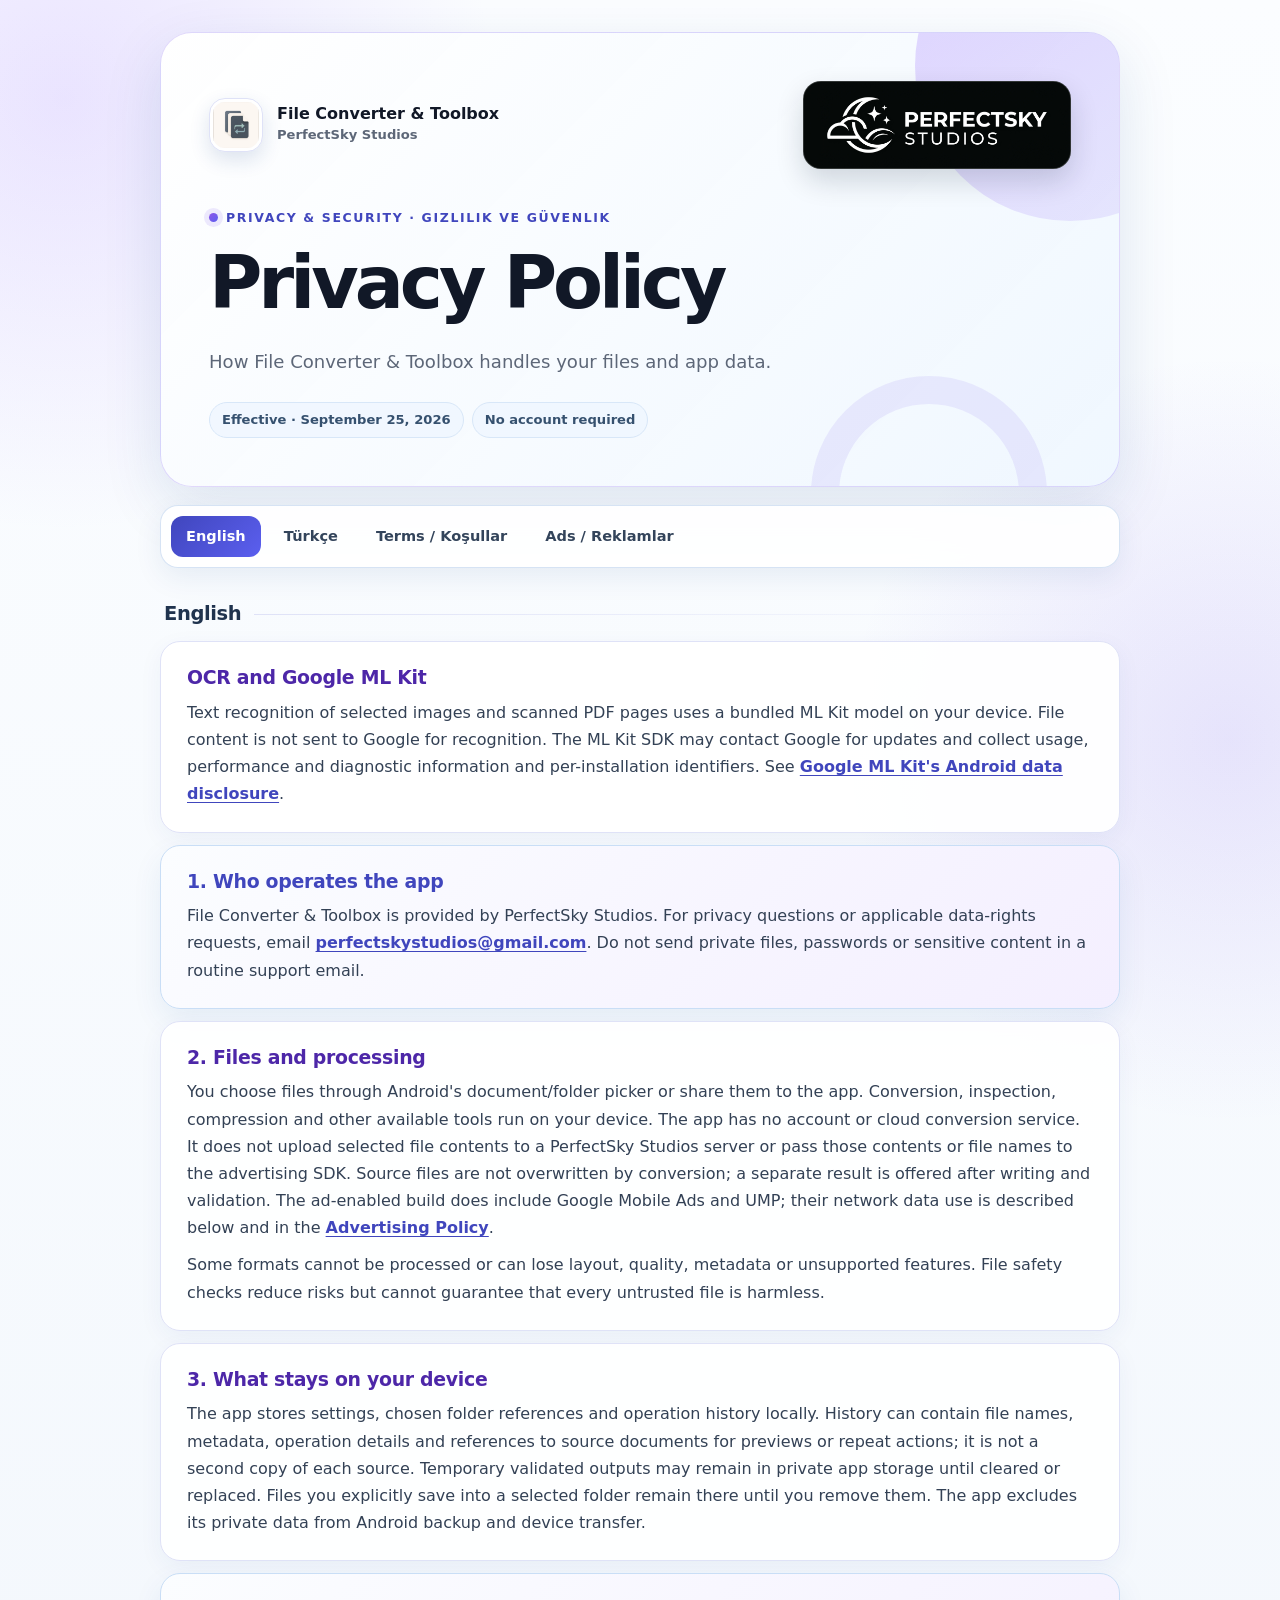
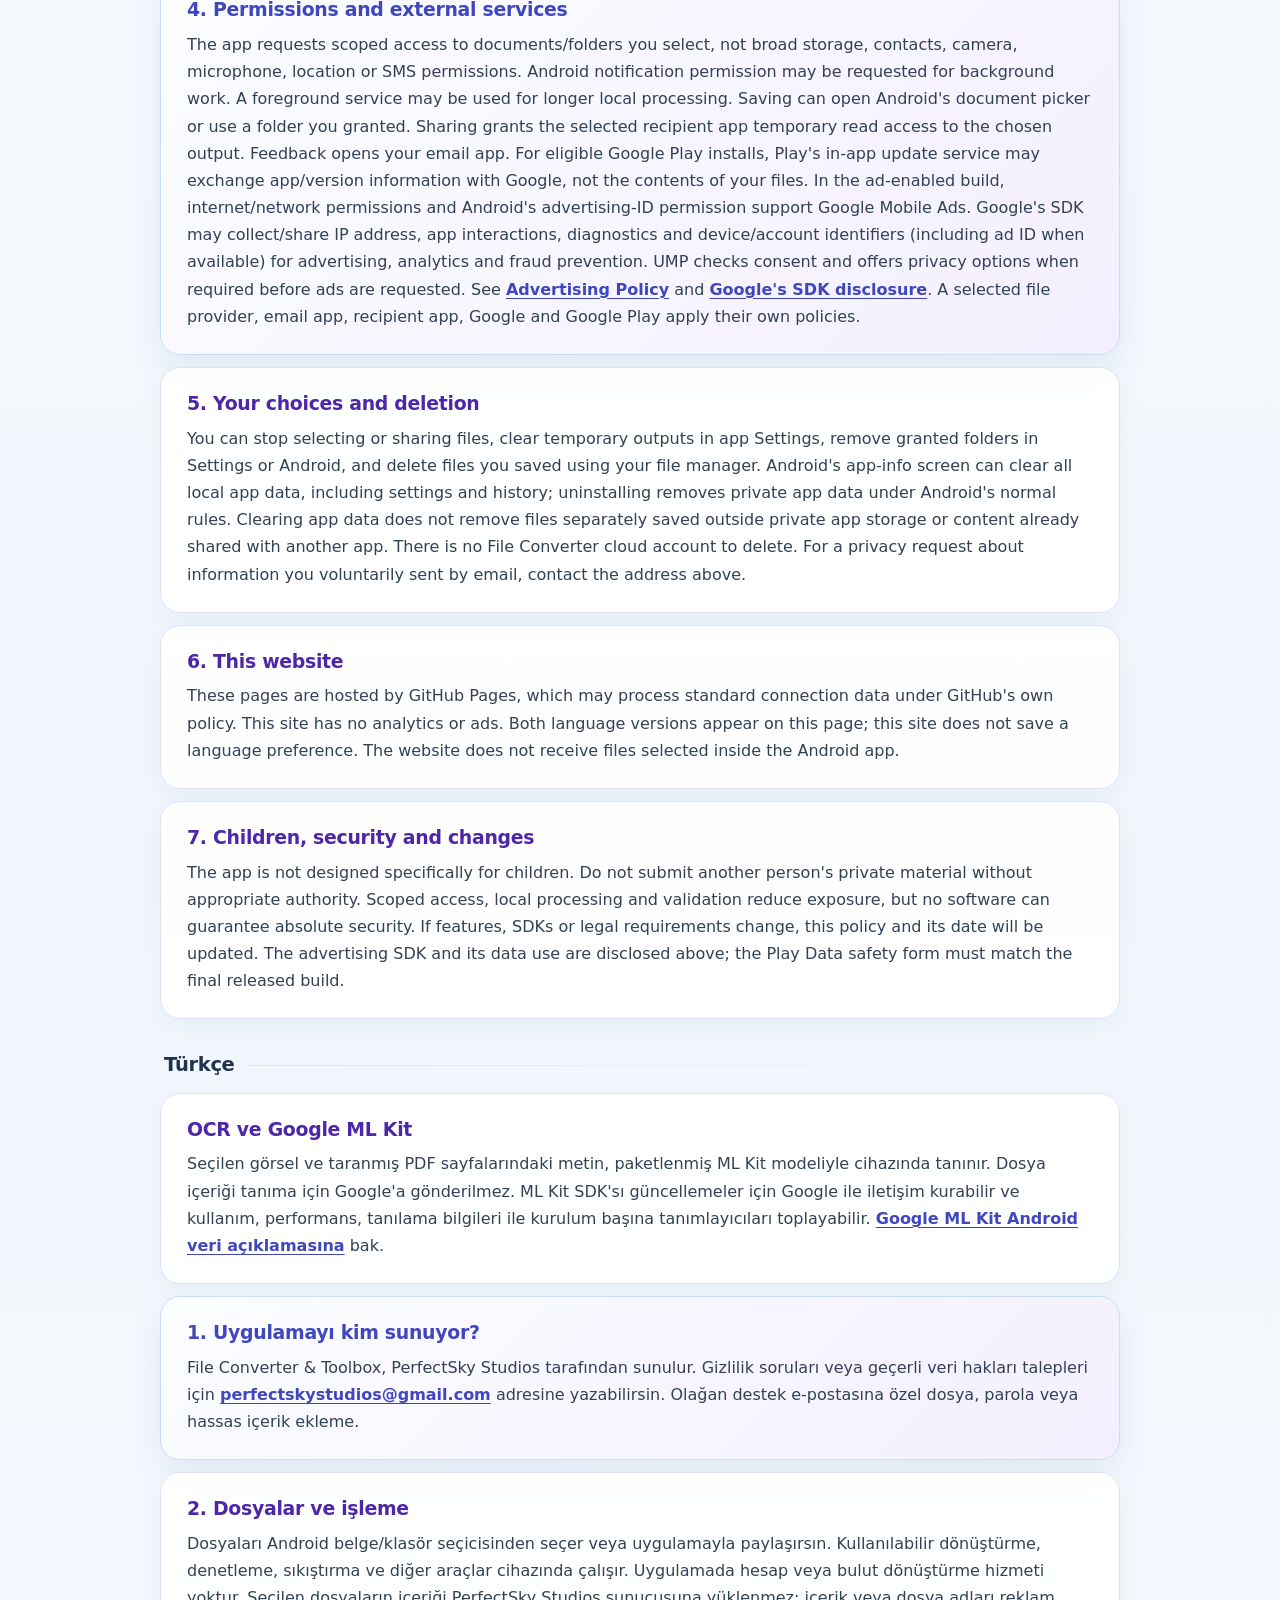
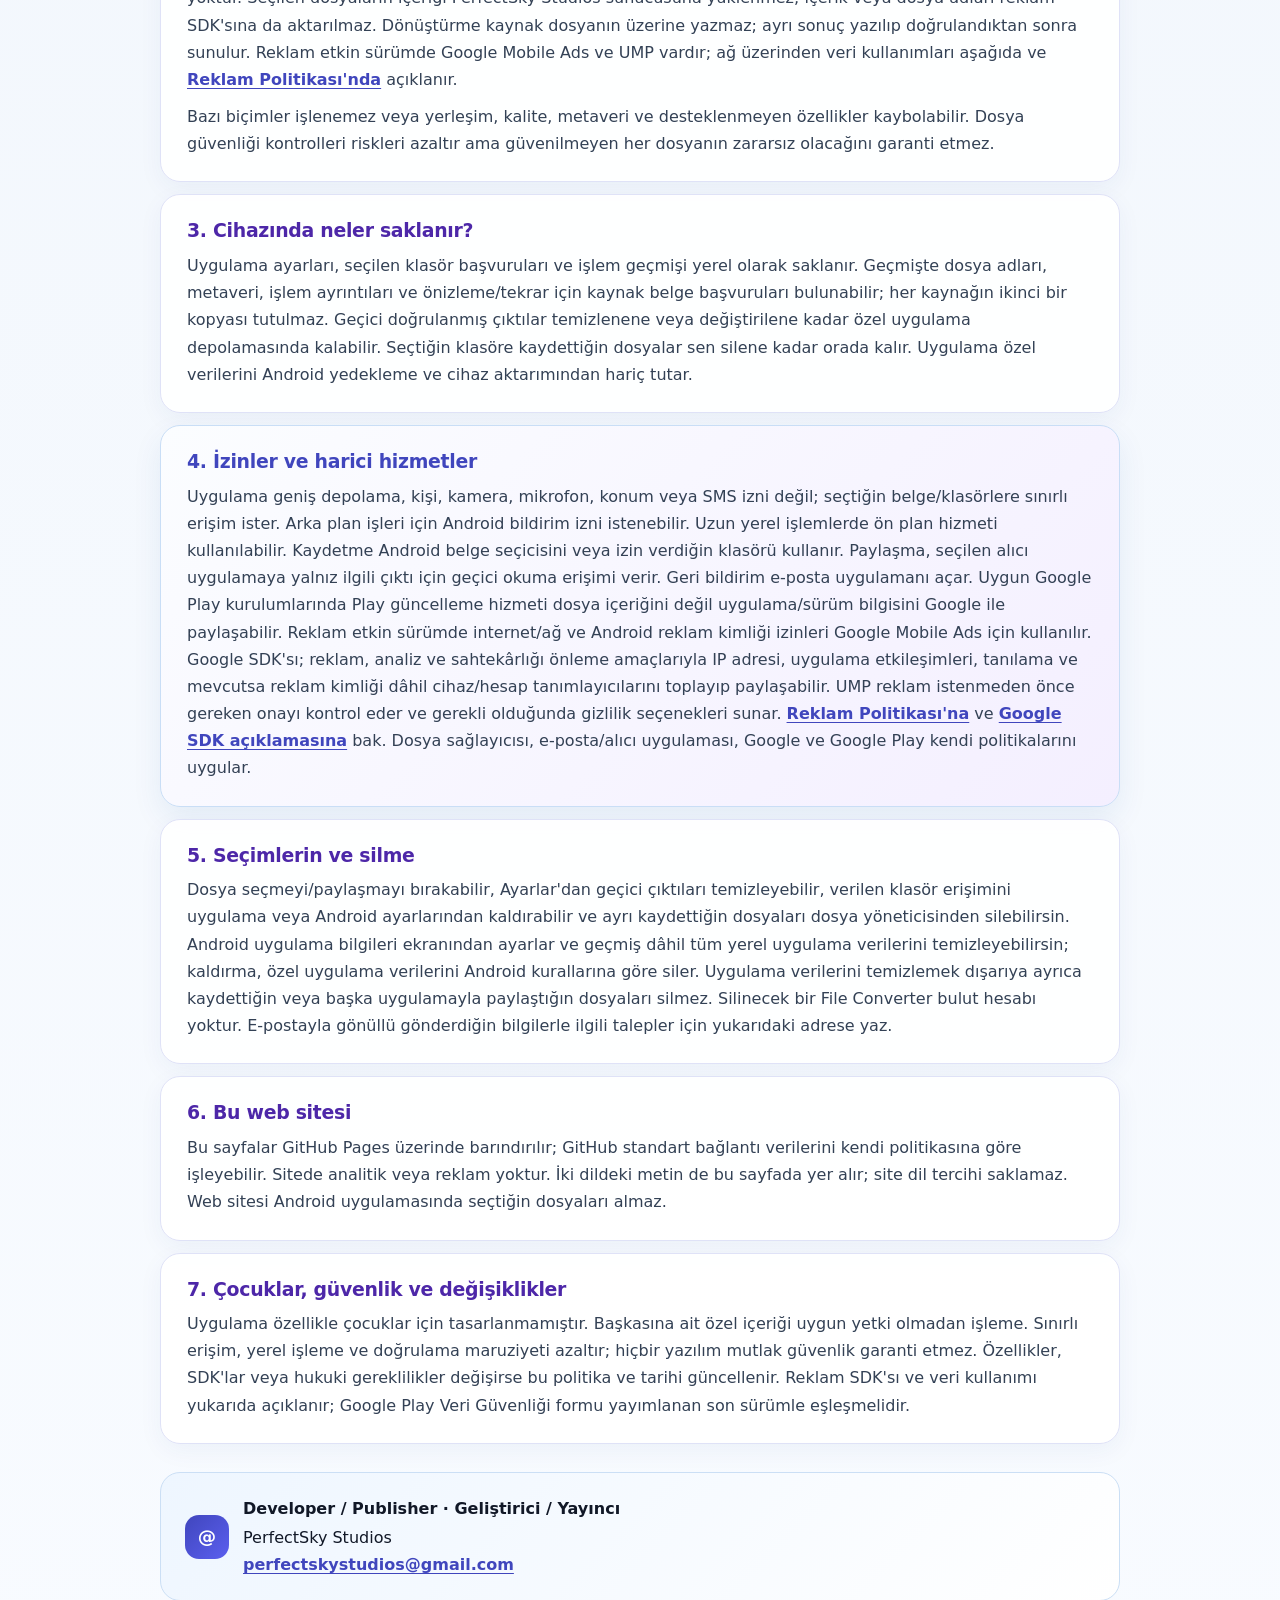
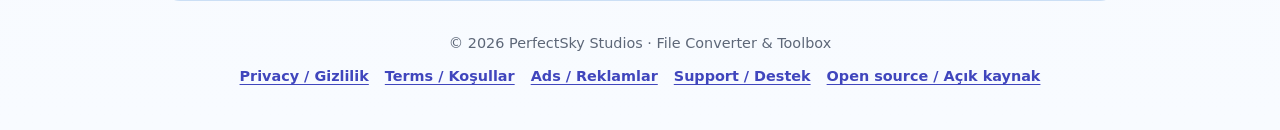
<file: index.html>
<!doctype html>
<html lang="en">
<head>
  <meta charset="utf-8">
  <meta name="viewport" content="width=device-width, initial-scale=1">
  <meta name="theme-color" content="#5b5fef">
  <meta name="description" content="Privacy Policy for File Converter &amp; Toolbox by PerfectSky Studios">
  <title>Privacy Policy · File Converter &amp; Toolbox</title>
  <link rel="stylesheet" href="styles.css?v=20260925-mobile">
</head>
<body>
<main>
  <header class="hero">
    <div class="hero-brands">
      <div class="brand"><img src="app_logo.png" alt="File Converter &amp; Toolbox logo" width="1254" height="1254"><div><div class="brand-name">File Converter &amp; Toolbox</div><div class="brand-studio">PerfectSky Studios</div></div></div>
      <div class="studio-mark"><img src="studio_logo.jpg" alt="PerfectSky Studios" width="1024" height="1024" decoding="async"></div>
    </div>
    <p class="eyebrow">Privacy &amp; security · Gizlilik ve güvenlik</p>
    <h1>Privacy Policy</h1>
    <p class="lead">How File Converter &amp; Toolbox handles your files and app data.</p>
    <div class="meta-row"><span class="meta-pill">Effective · September 25, 2026</span><span class="meta-pill">No account required</span></div>
  </header>

  <nav class="page-nav" aria-label="Page navigation">
    <a class="primary-link" href="#english">English</a>
    <a href="#turkce">Türkçe</a>
    <a href="terms-of-service.html">Terms / Koşullar</a>
    <a href="advertising-policy.html">Ads / Reklamlar</a>
  </nav>

  <div id="english" class="language-block" lang="en">
    <h2 class="language-title">English</h2>
    <section><h2>OCR and Google ML Kit</h2><p>Text recognition of selected images and scanned PDF pages uses a bundled ML Kit model on your device. File content is not sent to Google for recognition. The ML Kit SDK may contact Google for updates and collect usage, performance and diagnostic information and per-installation identifiers. See <a href="https://developers.google.com/ml-kit/android-data-disclosure">Google ML Kit's Android data disclosure</a>.</p></section>
    <section class="notice"><h2>1. Who operates the app</h2><p>File Converter &amp; Toolbox is provided by PerfectSky Studios. For privacy questions or applicable data-rights requests, email <a href="mailto:perfectskystudios@gmail.com">perfectskystudios@gmail.com</a>. Do not send private files, passwords or sensitive content in a routine support email.</p></section>
    <section><h2>2. Files and processing</h2><p>You choose files through Android's document/folder picker or share them to the app. Conversion, inspection, compression and other available tools run on your device. The app has no account or cloud conversion service. It does not upload selected file contents to a PerfectSky Studios server or pass those contents or file names to the advertising SDK. Source files are not overwritten by conversion; a separate result is offered after writing and validation. The ad-enabled build does include Google Mobile Ads and UMP; their network data use is described below and in the <a href="advertising-policy.html">Advertising Policy</a>.</p><p>Some formats cannot be processed or can lose layout, quality, metadata or unsupported features. File safety checks reduce risks but cannot guarantee that every untrusted file is harmless.</p></section>
    <section><h2>3. What stays on your device</h2><p>The app stores settings, chosen folder references and operation history locally. History can contain file names, metadata, operation details and references to source documents for previews or repeat actions; it is not a second copy of each source. Temporary validated outputs may remain in private app storage until cleared or replaced. Files you explicitly save into a selected folder remain there until you remove them. The app excludes its private data from Android backup and device transfer.</p></section>
    <section class="notice"><h2>4. Permissions and external services</h2><p>The app requests scoped access to documents/folders you select, not broad storage, contacts, camera, microphone, location or SMS permissions. Android notification permission may be requested for background work. A foreground service may be used for longer local processing. Saving can open Android's document picker or use a folder you granted. Sharing grants the selected recipient app temporary read access to the chosen output. Feedback opens your email app. For eligible Google Play installs, Play's in-app update service may exchange app/version information with Google, not the contents of your files. In the ad-enabled build, internet/network permissions and Android's advertising-ID permission support Google Mobile Ads. Google's SDK may collect/share IP address, app interactions, diagnostics and device/account identifiers (including ad ID when available) for advertising, analytics and fraud prevention. UMP checks consent and offers privacy options when required before ads are requested. See <a href="advertising-policy.html">Advertising Policy</a> and <a href="https://developers.google.com/admob/android/privacy/play-data-disclosure">Google's SDK disclosure</a>. A selected file provider, email app, recipient app, Google and Google Play apply their own policies.</p></section>
    <section><h2>5. Your choices and deletion</h2><p>You can stop selecting or sharing files, clear temporary outputs in app Settings, remove granted folders in Settings or Android, and delete files you saved using your file manager. Android's app-info screen can clear all local app data, including settings and history; uninstalling removes private app data under Android's normal rules. Clearing app data does not remove files separately saved outside private app storage or content already shared with another app. There is no File Converter cloud account to delete. For a privacy request about information you voluntarily sent by email, contact the address above.</p></section>
    <section><h2>6. This website</h2><p>These pages are hosted by GitHub Pages, which may process standard connection data under GitHub's own policy. This site has no analytics or ads. Both language versions appear on this page; this site does not save a language preference. The website does not receive files selected inside the Android app.</p></section>
    <section><h2>7. Children, security and changes</h2><p>The app is not designed specifically for children. Do not submit another person's private material without appropriate authority. Scoped access, local processing and validation reduce exposure, but no software can guarantee absolute security. If features, SDKs or legal requirements change, this policy and its date will be updated. The advertising SDK and its data use are disclosed above; the Play Data safety form must match the final released build.</p></section>
  </div>

  <div id="turkce" class="language-block" lang="tr">
    <h2 class="language-title">Türkçe</h2>
    <section><h2>OCR ve Google ML Kit</h2><p>Seçilen görsel ve taranmış PDF sayfalarındaki metin, paketlenmiş ML Kit modeliyle cihazında tanınır. Dosya içeriği tanıma için Google'a gönderilmez. ML Kit SDK'sı güncellemeler için Google ile iletişim kurabilir ve kullanım, performans, tanılama bilgileri ile kurulum başına tanımlayıcıları toplayabilir. <a href="https://developers.google.com/ml-kit/android-data-disclosure">Google ML Kit Android veri açıklamasına</a> bak.</p></section>
    <section class="notice"><h2>1. Uygulamayı kim sunuyor?</h2><p>File Converter &amp; Toolbox, PerfectSky Studios tarafından sunulur. Gizlilik soruları veya geçerli veri hakları talepleri için <a href="mailto:perfectskystudios@gmail.com">perfectskystudios@gmail.com</a> adresine yazabilirsin. Olağan destek e-postasına özel dosya, parola veya hassas içerik ekleme.</p></section>
    <section><h2>2. Dosyalar ve işleme</h2><p>Dosyaları Android belge/klasör seçicisinden seçer veya uygulamayla paylaşırsın. Kullanılabilir dönüştürme, denetleme, sıkıştırma ve diğer araçlar cihazında çalışır. Uygulamada hesap veya bulut dönüştürme hizmeti yoktur. Seçilen dosyaların içeriği PerfectSky Studios sunucusuna yüklenmez; içerik veya dosya adları reklam SDK'sına da aktarılmaz. Dönüştürme kaynak dosyanın üzerine yazmaz; ayrı sonuç yazılıp doğrulandıktan sonra sunulur. Reklam etkin sürümde Google Mobile Ads ve UMP vardır; ağ üzerinden veri kullanımları aşağıda ve <a href="advertising-policy.html">Reklam Politikası'nda</a> açıklanır.</p><p>Bazı biçimler işlenemez veya yerleşim, kalite, metaveri ve desteklenmeyen özellikler kaybolabilir. Dosya güvenliği kontrolleri riskleri azaltır ama güvenilmeyen her dosyanın zararsız olacağını garanti etmez.</p></section>
    <section><h2>3. Cihazında neler saklanır?</h2><p>Uygulama ayarları, seçilen klasör başvuruları ve işlem geçmişi yerel olarak saklanır. Geçmişte dosya adları, metaveri, işlem ayrıntıları ve önizleme/tekrar için kaynak belge başvuruları bulunabilir; her kaynağın ikinci bir kopyası tutulmaz. Geçici doğrulanmış çıktılar temizlenene veya değiştirilene kadar özel uygulama depolamasında kalabilir. Seçtiğin klasöre kaydettiğin dosyalar sen silene kadar orada kalır. Uygulama özel verilerini Android yedekleme ve cihaz aktarımından hariç tutar.</p></section>
    <section class="notice"><h2>4. İzinler ve harici hizmetler</h2><p>Uygulama geniş depolama, kişi, kamera, mikrofon, konum veya SMS izni değil; seçtiğin belge/klasörlere sınırlı erişim ister. Arka plan işleri için Android bildirim izni istenebilir. Uzun yerel işlemlerde ön plan hizmeti kullanılabilir. Kaydetme Android belge seçicisini veya izin verdiğin klasörü kullanır. Paylaşma, seçilen alıcı uygulamaya yalnız ilgili çıktı için geçici okuma erişimi verir. Geri bildirim e-posta uygulamanı açar. Uygun Google Play kurulumlarında Play güncelleme hizmeti dosya içeriğini değil uygulama/sürüm bilgisini Google ile paylaşabilir. Reklam etkin sürümde internet/ağ ve Android reklam kimliği izinleri Google Mobile Ads için kullanılır. Google SDK'sı; reklam, analiz ve sahtekârlığı önleme amaçlarıyla IP adresi, uygulama etkileşimleri, tanılama ve mevcutsa reklam kimliği dâhil cihaz/hesap tanımlayıcılarını toplayıp paylaşabilir. UMP reklam istenmeden önce gereken onayı kontrol eder ve gerekli olduğunda gizlilik seçenekleri sunar. <a href="advertising-policy.html">Reklam Politikası'na</a> ve <a href="https://developers.google.com/admob/android/privacy/play-data-disclosure">Google SDK açıklamasına</a> bak. Dosya sağlayıcısı, e-posta/alıcı uygulaması, Google ve Google Play kendi politikalarını uygular.</p></section>
    <section><h2>5. Seçimlerin ve silme</h2><p>Dosya seçmeyi/paylaşmayı bırakabilir, Ayarlar'dan geçici çıktıları temizleyebilir, verilen klasör erişimini uygulama veya Android ayarlarından kaldırabilir ve ayrı kaydettiğin dosyaları dosya yöneticisinden silebilirsin. Android uygulama bilgileri ekranından ayarlar ve geçmiş dâhil tüm yerel uygulama verilerini temizleyebilirsin; kaldırma, özel uygulama verilerini Android kurallarına göre siler. Uygulama verilerini temizlemek dışarıya ayrıca kaydettiğin veya başka uygulamayla paylaştığın dosyaları silmez. Silinecek bir File Converter bulut hesabı yoktur. E-postayla gönüllü gönderdiğin bilgilerle ilgili talepler için yukarıdaki adrese yaz.</p></section>
    <section><h2>6. Bu web sitesi</h2><p>Bu sayfalar GitHub Pages üzerinde barındırılır; GitHub standart bağlantı verilerini kendi politikasına göre işleyebilir. Sitede analitik veya reklam yoktur. İki dildeki metin de bu sayfada yer alır; site dil tercihi saklamaz. Web sitesi Android uygulamasında seçtiğin dosyaları almaz.</p></section>
    <section><h2>7. Çocuklar, güvenlik ve değişiklikler</h2><p>Uygulama özellikle çocuklar için tasarlanmamıştır. Başkasına ait özel içeriği uygun yetki olmadan işleme. Sınırlı erişim, yerel işleme ve doğrulama maruziyeti azaltır; hiçbir yazılım mutlak güvenlik garanti etmez. Özellikler, SDK'lar veya hukuki gereklilikler değişirse bu politika ve tarihi güncellenir. Reklam SDK'sı ve veri kullanımı yukarıda açıklanır; Google Play Veri Güvenliği formu yayımlanan son sürümle eşleşmelidir.</p></section>
  </div>

  <aside class="contact-card"><div class="contact-icon" aria-hidden="true">@</div><div><strong>Developer / Publisher · Geliştirici / Yayıncı</strong>PerfectSky Studios<br><a href="mailto:perfectskystudios@gmail.com">perfectskystudios@gmail.com</a></div></aside>
  <footer>© 2026 PerfectSky Studios · File Converter &amp; Toolbox<div class="footer-links"><a href="index.html">Privacy / Gizlilik</a><a href="terms-of-service.html">Terms / Koşullar</a><a href="advertising-policy.html">Ads / Reklamlar</a><a href="support.html">Support / Destek</a><a href="open-source.html">Open source / Açık kaynak</a></div></footer>
</main>
</body>
</html>
</file>
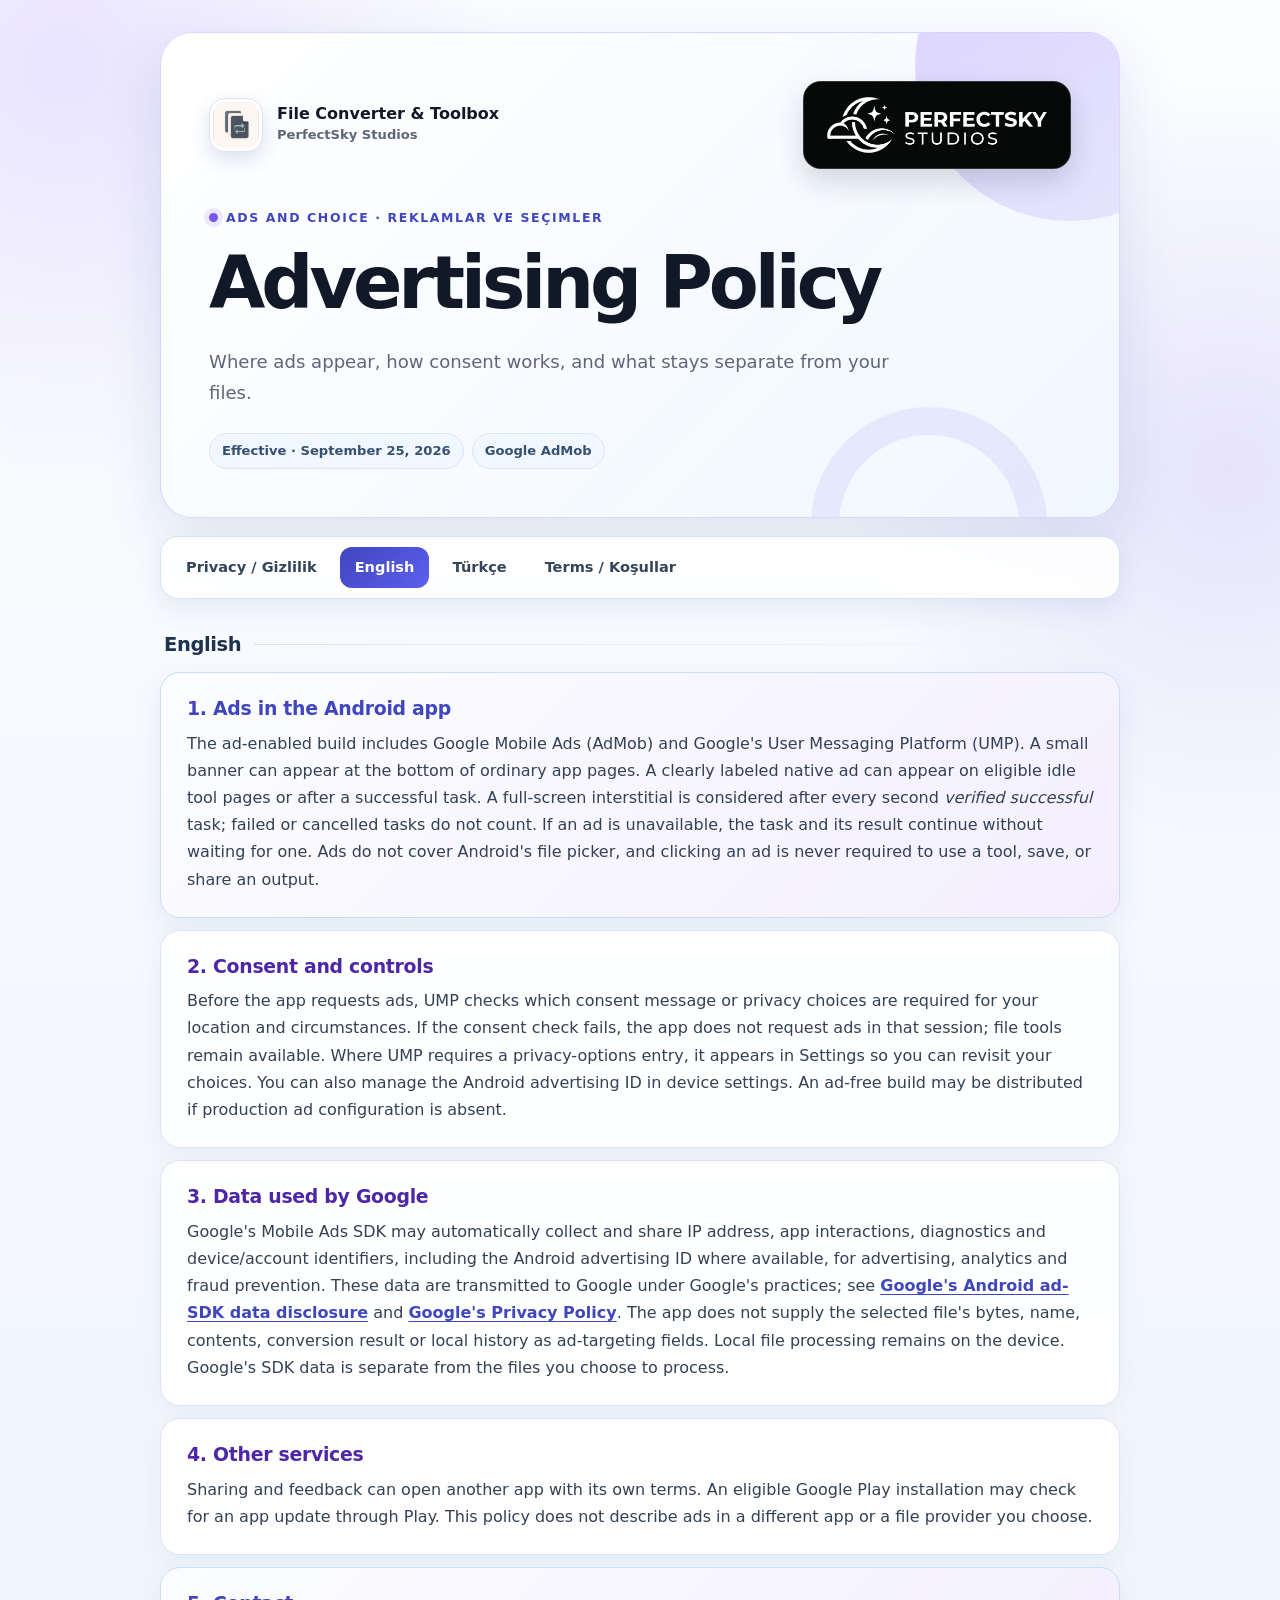
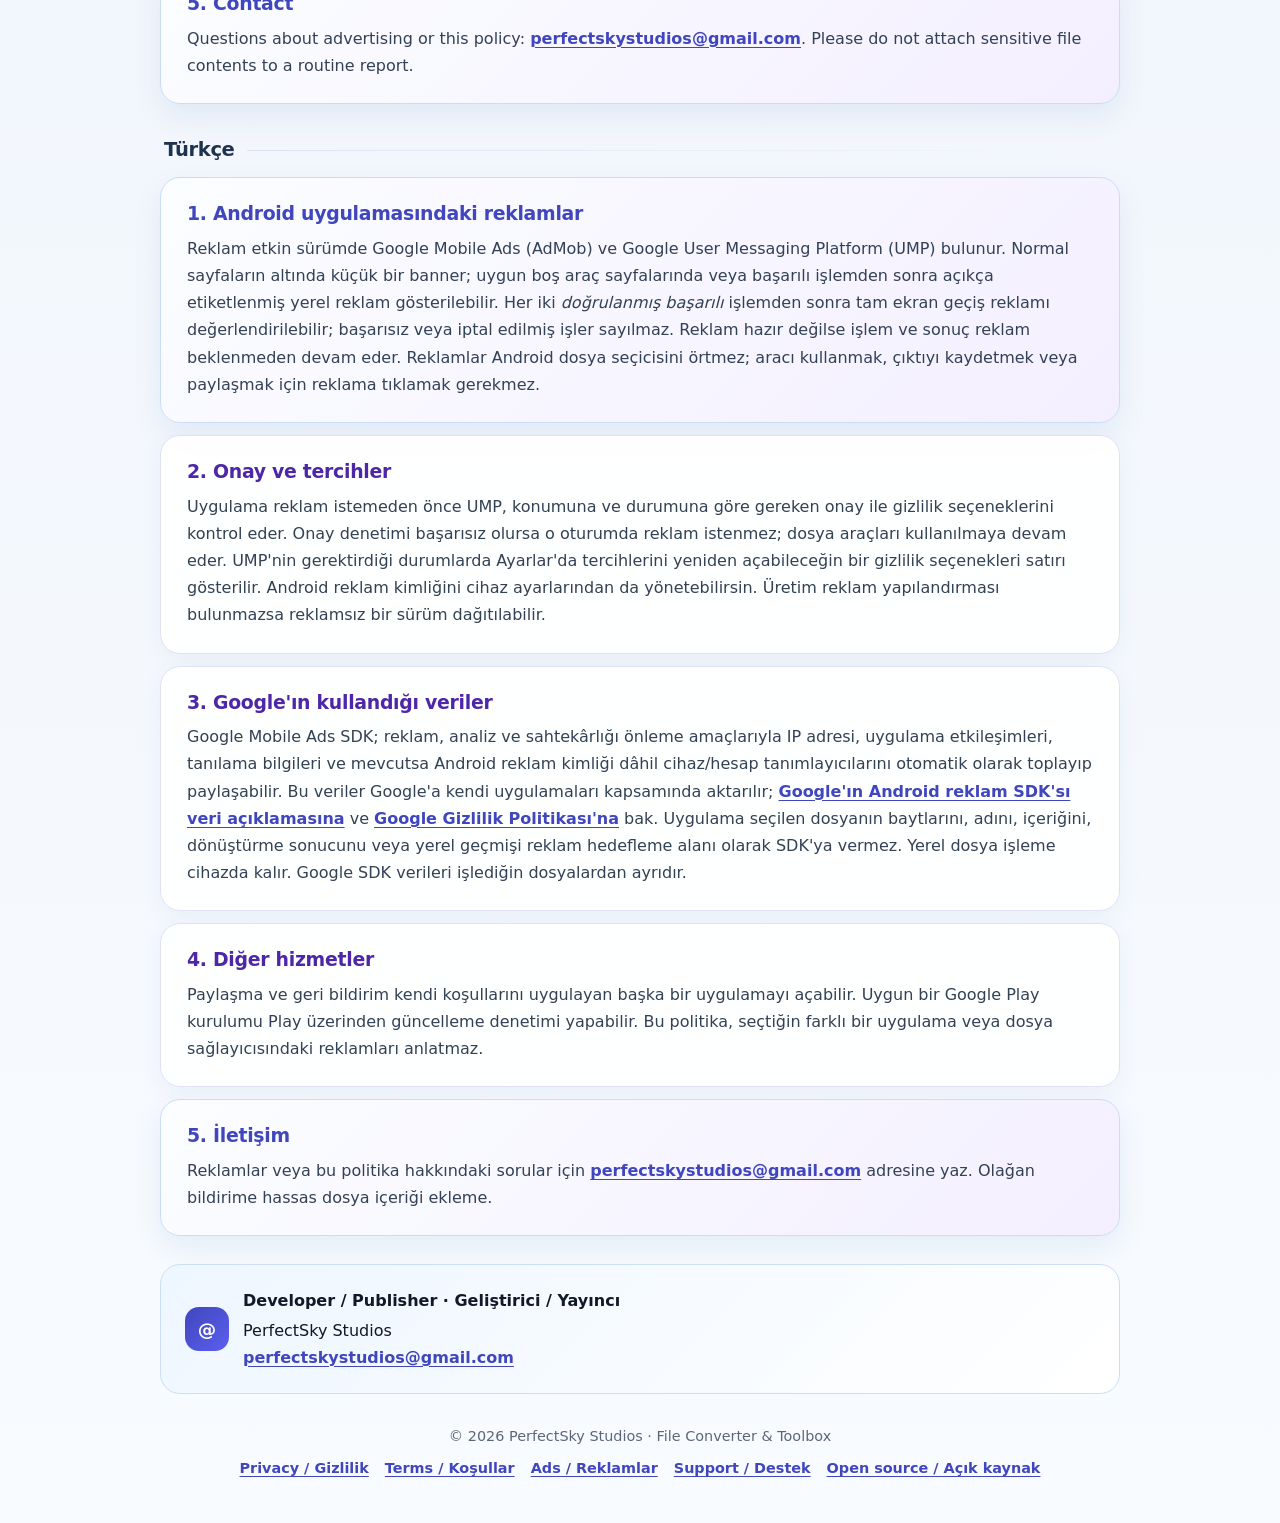
<file: advertising-policy.html>
<!doctype html>
<html lang="en">
<head>
  <meta charset="utf-8">
  <meta name="viewport" content="width=device-width, initial-scale=1">
  <meta name="theme-color" content="#5b5fef">
  <meta name="description" content="Advertising Policy for File Converter &amp; Toolbox by PerfectSky Studios">
  <title>Advertising Policy · File Converter &amp; Toolbox</title>
  <link rel="stylesheet" href="styles.css?v=20260925-mobile">
</head>
<body>
<main>
  <header class="hero">
    <div class="hero-brands">
      <div class="brand"><img src="app_logo.png" alt="File Converter &amp; Toolbox logo" width="1254" height="1254"><div><div class="brand-name">File Converter &amp; Toolbox</div><div class="brand-studio">PerfectSky Studios</div></div></div>
      <div class="studio-mark"><img src="studio_logo.jpg" alt="PerfectSky Studios" width="1024" height="1024" decoding="async"></div>
    </div>
    <p class="eyebrow">Ads and choice · Reklamlar ve seçimler</p>
    <h1>Advertising Policy</h1>
    <p class="lead">Where ads appear, how consent works, and what stays separate from your files.</p>
    <div class="meta-row"><span class="meta-pill">Effective · September 25, 2026</span><span class="meta-pill">Google AdMob</span></div>
  </header>

  <nav class="page-nav" aria-label="Page navigation">
    <a href="index.html">Privacy / Gizlilik</a>
    <a class="primary-link" href="#english">English</a>
    <a href="#turkce">Türkçe</a>
    <a href="terms-of-service.html">Terms / Koşullar</a>
  </nav>

  <div id="english" class="language-block" lang="en">
    <h2 class="language-title">English</h2>
    <section class="notice"><h2>1. Ads in the Android app</h2><p>The ad-enabled build includes Google Mobile Ads (AdMob) and Google's User Messaging Platform (UMP). A small banner can appear at the bottom of ordinary app pages. A clearly labeled native ad can appear on eligible idle tool pages or after a successful task. A full-screen interstitial is considered after every second <em>verified successful</em> task; failed or cancelled tasks do not count. If an ad is unavailable, the task and its result continue without waiting for one. Ads do not cover Android's file picker, and clicking an ad is never required to use a tool, save, or share an output.</p></section>
    <section><h2>2. Consent and controls</h2><p>Before the app requests ads, UMP checks which consent message or privacy choices are required for your location and circumstances. If the consent check fails, the app does not request ads in that session; file tools remain available. Where UMP requires a privacy-options entry, it appears in Settings so you can revisit your choices. You can also manage the Android advertising ID in device settings. An ad-free build may be distributed if production ad configuration is absent.</p></section>
    <section><h2>3. Data used by Google</h2><p>Google's Mobile Ads SDK may automatically collect and share IP address, app interactions, diagnostics and device/account identifiers, including the Android advertising ID where available, for advertising, analytics and fraud prevention. These data are transmitted to Google under Google's practices; see <a href="https://developers.google.com/admob/android/privacy/play-data-disclosure">Google's Android ad-SDK data disclosure</a> and <a href="https://policies.google.com/privacy">Google's Privacy Policy</a>. The app does not supply the selected file's bytes, name, contents, conversion result or local history as ad-targeting fields. Local file processing remains on the device. Google's SDK data is separate from the files you choose to process.</p></section>
    <section><h2>4. Other services</h2><p>Sharing and feedback can open another app with its own terms. An eligible Google Play installation may check for an app update through Play. This policy does not describe ads in a different app or a file provider you choose.</p></section>
    <section class="notice"><h2>5. Contact</h2><p>Questions about advertising or this policy: <a href="mailto:perfectskystudios@gmail.com">perfectskystudios@gmail.com</a>. Please do not attach sensitive file contents to a routine report.</p></section>
  </div>

  <div id="turkce" class="language-block" lang="tr">
    <h2 class="language-title">Türkçe</h2>
    <section class="notice"><h2>1. Android uygulamasındaki reklamlar</h2><p>Reklam etkin sürümde Google Mobile Ads (AdMob) ve Google User Messaging Platform (UMP) bulunur. Normal sayfaların altında küçük bir banner; uygun boş araç sayfalarında veya başarılı işlemden sonra açıkça etiketlenmiş yerel reklam gösterilebilir. Her iki <em>doğrulanmış başarılı</em> işlemden sonra tam ekran geçiş reklamı değerlendirilebilir; başarısız veya iptal edilmiş işler sayılmaz. Reklam hazır değilse işlem ve sonuç reklam beklenmeden devam eder. Reklamlar Android dosya seçicisini örtmez; aracı kullanmak, çıktıyı kaydetmek veya paylaşmak için reklama tıklamak gerekmez.</p></section>
    <section><h2>2. Onay ve tercihler</h2><p>Uygulama reklam istemeden önce UMP, konumuna ve durumuna göre gereken onay ile gizlilik seçeneklerini kontrol eder. Onay denetimi başarısız olursa o oturumda reklam istenmez; dosya araçları kullanılmaya devam eder. UMP'nin gerektirdiği durumlarda Ayarlar'da tercihlerini yeniden açabileceğin bir gizlilik seçenekleri satırı gösterilir. Android reklam kimliğini cihaz ayarlarından da yönetebilirsin. Üretim reklam yapılandırması bulunmazsa reklamsız bir sürüm dağıtılabilir.</p></section>
    <section><h2>3. Google'ın kullandığı veriler</h2><p>Google Mobile Ads SDK; reklam, analiz ve sahtekârlığı önleme amaçlarıyla IP adresi, uygulama etkileşimleri, tanılama bilgileri ve mevcutsa Android reklam kimliği dâhil cihaz/hesap tanımlayıcılarını otomatik olarak toplayıp paylaşabilir. Bu veriler Google'a kendi uygulamaları kapsamında aktarılır; <a href="https://developers.google.com/admob/android/privacy/play-data-disclosure">Google'ın Android reklam SDK'sı veri açıklamasına</a> ve <a href="https://policies.google.com/privacy">Google Gizlilik Politikası'na</a> bak. Uygulama seçilen dosyanın baytlarını, adını, içeriğini, dönüştürme sonucunu veya yerel geçmişi reklam hedefleme alanı olarak SDK'ya vermez. Yerel dosya işleme cihazda kalır. Google SDK verileri işlediğin dosyalardan ayrıdır.</p></section>
    <section><h2>4. Diğer hizmetler</h2><p>Paylaşma ve geri bildirim kendi koşullarını uygulayan başka bir uygulamayı açabilir. Uygun bir Google Play kurulumu Play üzerinden güncelleme denetimi yapabilir. Bu politika, seçtiğin farklı bir uygulama veya dosya sağlayıcısındaki reklamları anlatmaz.</p></section>
    <section class="notice"><h2>5. İletişim</h2><p>Reklamlar veya bu politika hakkındaki sorular için <a href="mailto:perfectskystudios@gmail.com">perfectskystudios@gmail.com</a> adresine yaz. Olağan bildirime hassas dosya içeriği ekleme.</p></section>
  </div>

  <aside class="contact-card"><div class="contact-icon" aria-hidden="true">@</div><div><strong>Developer / Publisher · Geliştirici / Yayıncı</strong>PerfectSky Studios<br><a href="mailto:perfectskystudios@gmail.com">perfectskystudios@gmail.com</a></div></aside>
  <footer>© 2026 PerfectSky Studios · File Converter &amp; Toolbox<div class="footer-links"><a href="index.html">Privacy / Gizlilik</a><a href="terms-of-service.html">Terms / Koşullar</a><a href="advertising-policy.html">Ads / Reklamlar</a><a href="support.html">Support / Destek</a><a href="open-source.html">Open source / Açık kaynak</a></div></footer>
</main>
</body>
</html>
</file>
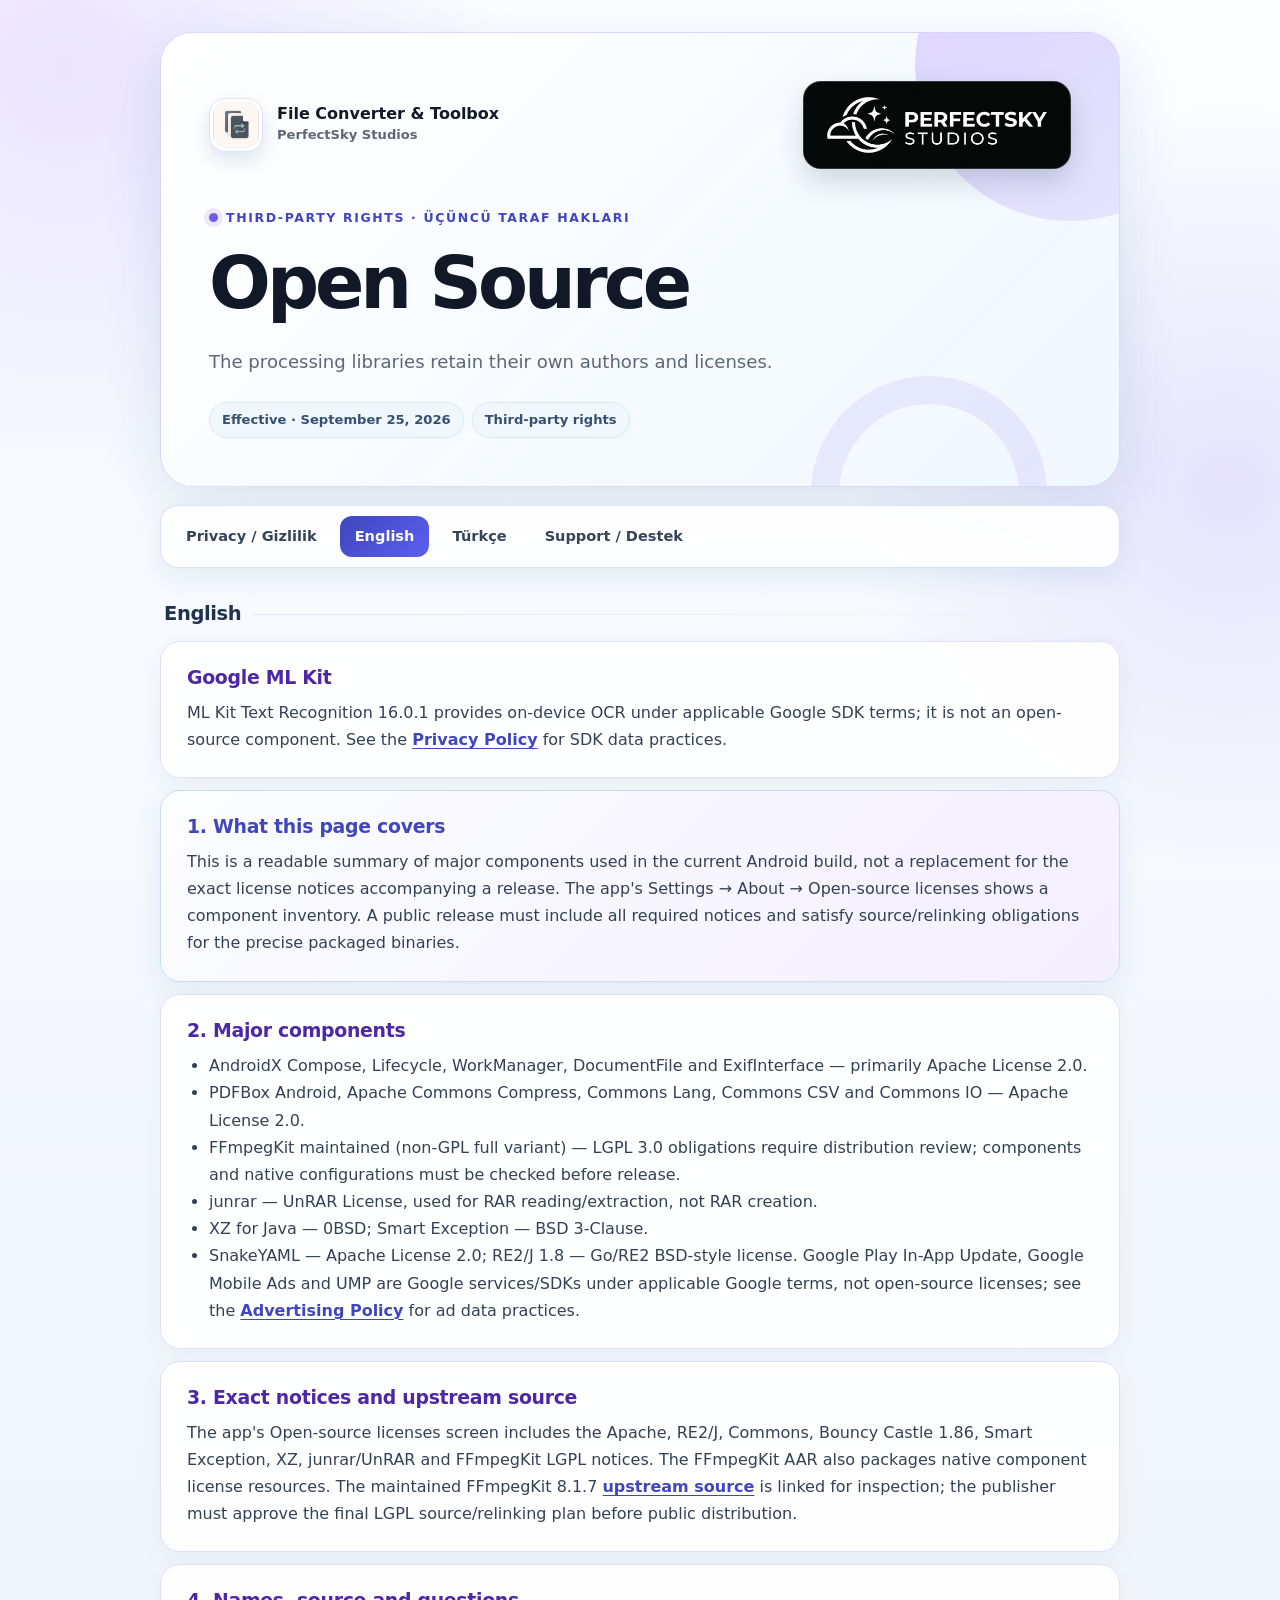
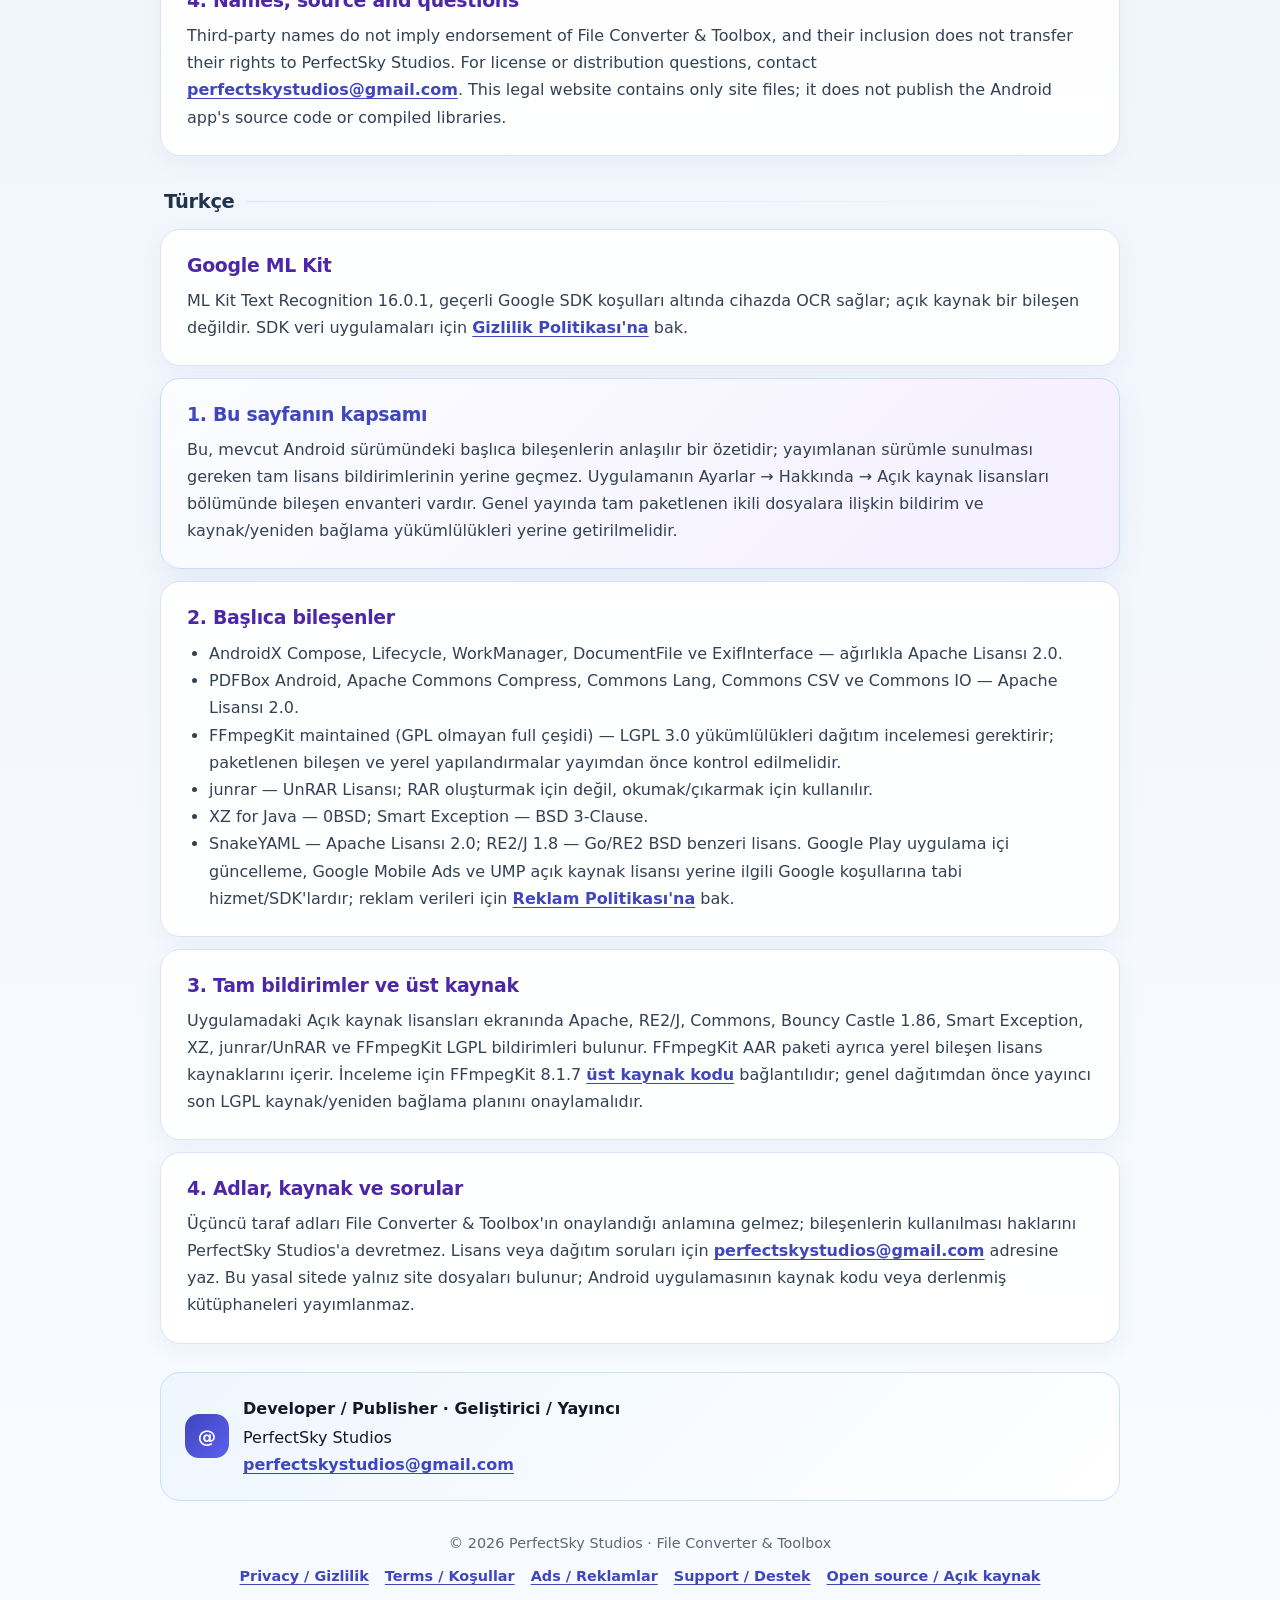
<file: open-source.html>
<!doctype html>
<html lang="en">
<head>
  <meta charset="utf-8">
  <meta name="viewport" content="width=device-width, initial-scale=1">
  <meta name="theme-color" content="#5b5fef">
  <meta name="description" content="Open-source information for File Converter &amp; Toolbox by PerfectSky Studios">
  <title>Open Source · File Converter &amp; Toolbox</title>
  <link rel="stylesheet" href="styles.css?v=20260925-mobile">
</head>
<body>
<main>
  <header class="hero">
    <div class="hero-brands">
      <div class="brand"><img src="app_logo.png" alt="File Converter &amp; Toolbox logo" width="1254" height="1254"><div><div class="brand-name">File Converter &amp; Toolbox</div><div class="brand-studio">PerfectSky Studios</div></div></div>
      <div class="studio-mark"><img src="studio_logo.jpg" alt="PerfectSky Studios" width="1024" height="1024" decoding="async"></div>
    </div>
    <p class="eyebrow">Third-party rights · Üçüncü taraf hakları</p>
    <h1>Open Source</h1>
    <p class="lead">The processing libraries retain their own authors and licenses.</p>
    <div class="meta-row"><span class="meta-pill">Effective · September 25, 2026</span><span class="meta-pill">Third-party rights</span></div>
  </header>

  <nav class="page-nav" aria-label="Page navigation">
    <a href="index.html">Privacy / Gizlilik</a>
    <a class="primary-link" href="#english">English</a>
    <a href="#turkce">Türkçe</a>
    <a href="support.html">Support / Destek</a>
  </nav>

  <div id="english" class="language-block" lang="en">
    <h2 class="language-title">English</h2>
    <section><h2>Google ML Kit</h2><p>ML Kit Text Recognition 16.0.1 provides on-device OCR under applicable Google SDK terms; it is not an open-source component. See the <a href="index.html">Privacy Policy</a> for SDK data practices.</p></section>
    <section class="notice"><h2>1. What this page covers</h2><p>This is a readable summary of major components used in the current Android build, not a replacement for the exact license notices accompanying a release. The app's Settings → About → Open-source licenses shows a component inventory. A public release must include all required notices and satisfy source/relinking obligations for the precise packaged binaries.</p></section>
    <section><h2>2. Major components</h2><ul><li>AndroidX Compose, Lifecycle, WorkManager, DocumentFile and ExifInterface — primarily Apache License 2.0.</li><li>PDFBox Android, Apache Commons Compress, Commons Lang, Commons CSV and Commons IO — Apache License 2.0.</li><li>FFmpegKit maintained (non-GPL full variant) — LGPL 3.0 obligations require distribution review; components and native configurations must be checked before release.</li><li>junrar — UnRAR License, used for RAR reading/extraction, not RAR creation.</li><li>XZ for Java — 0BSD; Smart Exception — BSD 3-Clause.</li><li>SnakeYAML — Apache License 2.0; RE2/J 1.8 — Go/RE2 BSD-style license. Google Play In-App Update, Google Mobile Ads and UMP are Google services/SDKs under applicable Google terms, not open-source licenses; see the <a href="advertising-policy.html">Advertising Policy</a> for ad data practices.</li></ul></section>
    <section><h2>3. Exact notices and upstream source</h2><p>The app's Open-source licenses screen includes the Apache, RE2/J, Commons, Bouncy Castle 1.86, Smart Exception, XZ, junrar/UnRAR and FFmpegKit LGPL notices. The FFmpegKit AAR also packages native component license resources. The maintained FFmpegKit 8.1.7 <a href="https://github.com/ffmpegkit-maintained/ffmpeg/tree/v8.1.7">upstream source</a> is linked for inspection; the publisher must approve the final LGPL source/relinking plan before public distribution.</p></section>
    <section><h2>4. Names, source and questions</h2><p>Third-party names do not imply endorsement of File Converter &amp; Toolbox, and their inclusion does not transfer their rights to PerfectSky Studios. For license or distribution questions, contact <a href="mailto:perfectskystudios@gmail.com">perfectskystudios@gmail.com</a>. This legal website contains only site files; it does not publish the Android app's source code or compiled libraries.</p></section>
  </div>

  <div id="turkce" class="language-block" lang="tr">
    <h2 class="language-title">Türkçe</h2>
    <section><h2>Google ML Kit</h2><p>ML Kit Text Recognition 16.0.1, geçerli Google SDK koşulları altında cihazda OCR sağlar; açık kaynak bir bileşen değildir. SDK veri uygulamaları için <a href="index.html">Gizlilik Politikası'na</a> bak.</p></section>
    <section class="notice"><h2>1. Bu sayfanın kapsamı</h2><p>Bu, mevcut Android sürümündeki başlıca bileşenlerin anlaşılır bir özetidir; yayımlanan sürümle sunulması gereken tam lisans bildirimlerinin yerine geçmez. Uygulamanın Ayarlar → Hakkında → Açık kaynak lisansları bölümünde bileşen envanteri vardır. Genel yayında tam paketlenen ikili dosyalara ilişkin bildirim ve kaynak/yeniden bağlama yükümlülükleri yerine getirilmelidir.</p></section>
    <section><h2>2. Başlıca bileşenler</h2><ul><li>AndroidX Compose, Lifecycle, WorkManager, DocumentFile ve ExifInterface — ağırlıkla Apache Lisansı 2.0.</li><li>PDFBox Android, Apache Commons Compress, Commons Lang, Commons CSV ve Commons IO — Apache Lisansı 2.0.</li><li>FFmpegKit maintained (GPL olmayan full çeşidi) — LGPL 3.0 yükümlülükleri dağıtım incelemesi gerektirir; paketlenen bileşen ve yerel yapılandırmalar yayımdan önce kontrol edilmelidir.</li><li>junrar — UnRAR Lisansı; RAR oluşturmak için değil, okumak/çıkarmak için kullanılır.</li><li>XZ for Java — 0BSD; Smart Exception — BSD 3-Clause.</li><li>SnakeYAML — Apache Lisansı 2.0; RE2/J 1.8 — Go/RE2 BSD benzeri lisans. Google Play uygulama içi güncelleme, Google Mobile Ads ve UMP açık kaynak lisansı yerine ilgili Google koşullarına tabi hizmet/SDK'lardır; reklam verileri için <a href="advertising-policy.html">Reklam Politikası'na</a> bak.</li></ul></section>
    <section><h2>3. Tam bildirimler ve üst kaynak</h2><p>Uygulamadaki Açık kaynak lisansları ekranında Apache, RE2/J, Commons, Bouncy Castle 1.86, Smart Exception, XZ, junrar/UnRAR ve FFmpegKit LGPL bildirimleri bulunur. FFmpegKit AAR paketi ayrıca yerel bileşen lisans kaynaklarını içerir. İnceleme için FFmpegKit 8.1.7 <a href="https://github.com/ffmpegkit-maintained/ffmpeg/tree/v8.1.7">üst kaynak kodu</a> bağlantılıdır; genel dağıtımdan önce yayıncı son LGPL kaynak/yeniden bağlama planını onaylamalıdır.</p></section>
    <section><h2>4. Adlar, kaynak ve sorular</h2><p>Üçüncü taraf adları File Converter &amp; Toolbox'ın onaylandığı anlamına gelmez; bileşenlerin kullanılması haklarını PerfectSky Studios'a devretmez. Lisans veya dağıtım soruları için <a href="mailto:perfectskystudios@gmail.com">perfectskystudios@gmail.com</a> adresine yaz. Bu yasal sitede yalnız site dosyaları bulunur; Android uygulamasının kaynak kodu veya derlenmiş kütüphaneleri yayımlanmaz.</p></section>
  </div>

  <aside class="contact-card"><div class="contact-icon" aria-hidden="true">@</div><div><strong>Developer / Publisher · Geliştirici / Yayıncı</strong>PerfectSky Studios<br><a href="mailto:perfectskystudios@gmail.com">perfectskystudios@gmail.com</a></div></aside>
  <footer>© 2026 PerfectSky Studios · File Converter &amp; Toolbox<div class="footer-links"><a href="index.html">Privacy / Gizlilik</a><a href="terms-of-service.html">Terms / Koşullar</a><a href="advertising-policy.html">Ads / Reklamlar</a><a href="support.html">Support / Destek</a><a href="open-source.html">Open source / Açık kaynak</a></div></footer>
</main>
</body>
</html>
</file>
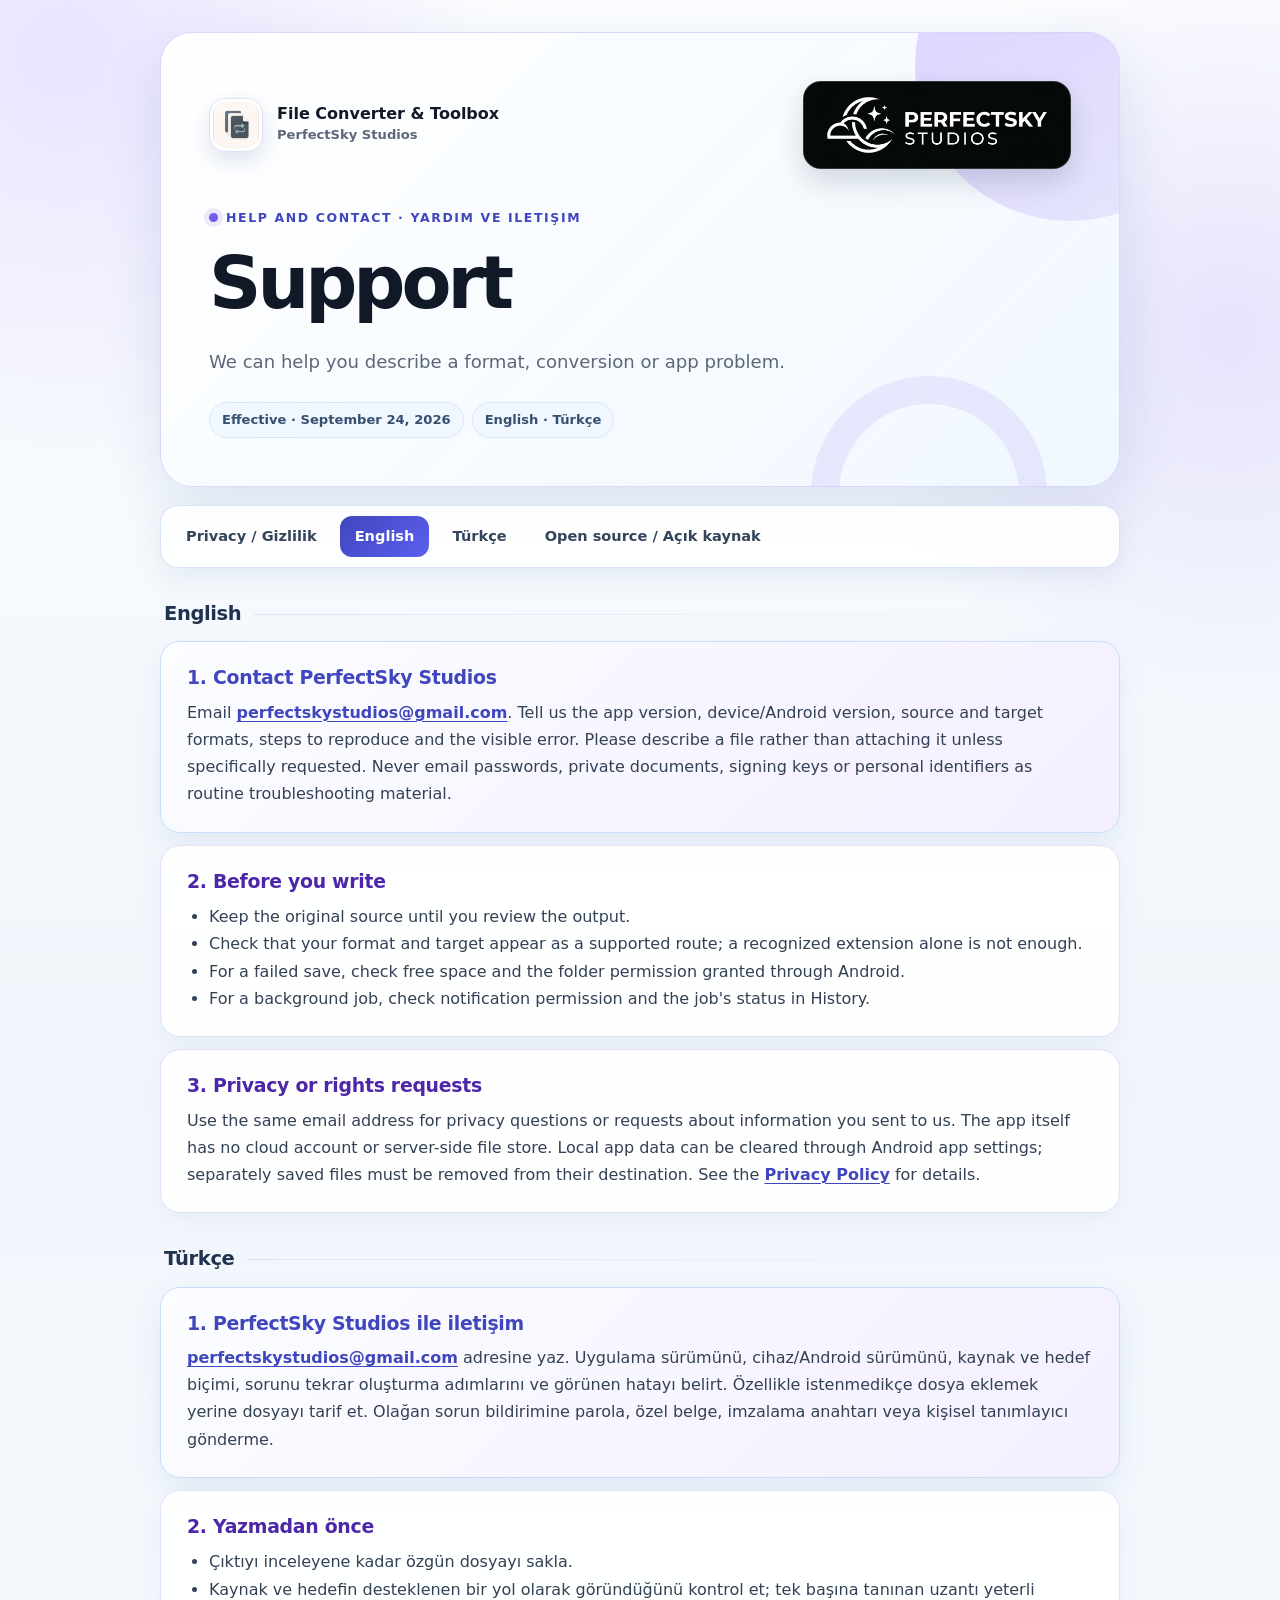
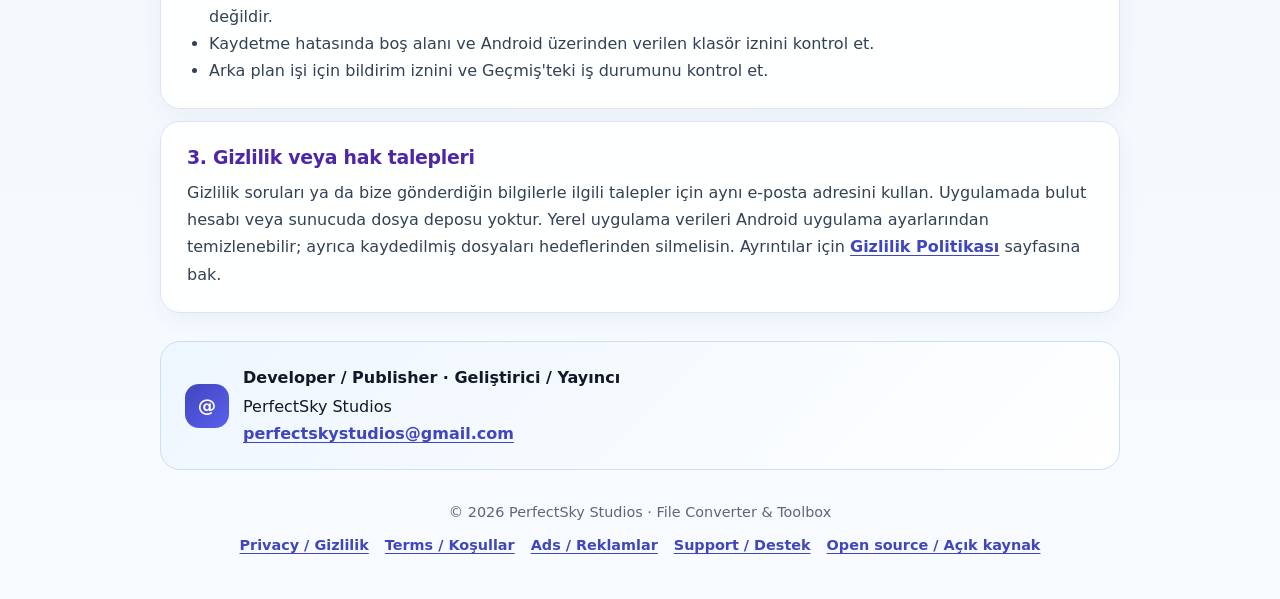
<file: support.html>
<!doctype html>
<html lang="en">
<head>
  <meta charset="utf-8">
  <meta name="viewport" content="width=device-width, initial-scale=1">
  <meta name="theme-color" content="#5b5fef">
  <meta name="description" content="Support for File Converter &amp; Toolbox by PerfectSky Studios">
  <title>Support · File Converter &amp; Toolbox</title>
  <link rel="stylesheet" href="styles.css?v=20260925-mobile">
</head>
<body>
<main>
  <header class="hero">
    <div class="hero-brands">
      <div class="brand"><img src="app_logo.png" alt="File Converter &amp; Toolbox logo" width="1254" height="1254"><div><div class="brand-name">File Converter &amp; Toolbox</div><div class="brand-studio">PerfectSky Studios</div></div></div>
      <div class="studio-mark"><img src="studio_logo.jpg" alt="PerfectSky Studios" width="1024" height="1024" decoding="async"></div>
    </div>
    <p class="eyebrow">Help and contact · Yardım ve iletişim</p>
    <h1>Support</h1>
    <p class="lead">We can help you describe a format, conversion or app problem.</p>
    <div class="meta-row"><span class="meta-pill">Effective · September 24, 2026</span><span class="meta-pill">English · Türkçe</span></div>
  </header>

  <nav class="page-nav" aria-label="Page navigation">
    <a href="index.html">Privacy / Gizlilik</a>
    <a class="primary-link" href="#english">English</a>
    <a href="#turkce">Türkçe</a>
    <a href="open-source.html">Open source / Açık kaynak</a>
  </nav>

  <div id="english" class="language-block" lang="en">
    <h2 class="language-title">English</h2>
    <section class="notice"><h2>1. Contact PerfectSky Studios</h2><p>Email <a href="mailto:perfectskystudios@gmail.com?subject=File%20Converter%20%26%20Toolbox%20support">perfectskystudios@gmail.com</a>. Tell us the app version, device/Android version, source and target formats, steps to reproduce and the visible error. Please describe a file rather than attaching it unless specifically requested. Never email passwords, private documents, signing keys or personal identifiers as routine troubleshooting material.</p></section>
    <section><h2>2. Before you write</h2><ul><li>Keep the original source until you review the output.</li><li>Check that your format and target appear as a supported route; a recognized extension alone is not enough.</li><li>For a failed save, check free space and the folder permission granted through Android.</li><li>For a background job, check notification permission and the job's status in History.</li></ul></section>
    <section><h2>3. Privacy or rights requests</h2><p>Use the same email address for privacy questions or requests about information you sent to us. The app itself has no cloud account or server-side file store. Local app data can be cleared through Android app settings; separately saved files must be removed from their destination. See the <a href="./">Privacy Policy</a> for details.</p></section>
  </div>

  <div id="turkce" class="language-block" lang="tr">
    <h2 class="language-title">Türkçe</h2>
    <section class="notice"><h2>1. PerfectSky Studios ile iletişim</h2><p><a href="mailto:perfectskystudios@gmail.com?subject=File%20Converter%20%26%20Toolbox%20destek">perfectskystudios@gmail.com</a> adresine yaz. Uygulama sürümünü, cihaz/Android sürümünü, kaynak ve hedef biçimi, sorunu tekrar oluşturma adımlarını ve görünen hatayı belirt. Özellikle istenmedikçe dosya eklemek yerine dosyayı tarif et. Olağan sorun bildirimine parola, özel belge, imzalama anahtarı veya kişisel tanımlayıcı gönderme.</p></section>
    <section><h2>2. Yazmadan önce</h2><ul><li>Çıktıyı inceleyene kadar özgün dosyayı sakla.</li><li>Kaynak ve hedefin desteklenen bir yol olarak göründüğünü kontrol et; tek başına tanınan uzantı yeterli değildir.</li><li>Kaydetme hatasında boş alanı ve Android üzerinden verilen klasör iznini kontrol et.</li><li>Arka plan işi için bildirim iznini ve Geçmiş'teki iş durumunu kontrol et.</li></ul></section>
    <section><h2>3. Gizlilik veya hak talepleri</h2><p>Gizlilik soruları ya da bize gönderdiğin bilgilerle ilgili talepler için aynı e-posta adresini kullan. Uygulamada bulut hesabı veya sunucuda dosya deposu yoktur. Yerel uygulama verileri Android uygulama ayarlarından temizlenebilir; ayrıca kaydedilmiş dosyaları hedeflerinden silmelisin. Ayrıntılar için <a href="./">Gizlilik Politikası</a> sayfasına bak.</p></section>
  </div>

  <aside class="contact-card"><div class="contact-icon" aria-hidden="true">@</div><div><strong>Developer / Publisher · Geliştirici / Yayıncı</strong>PerfectSky Studios<br><a href="mailto:perfectskystudios@gmail.com">perfectskystudios@gmail.com</a></div></aside>
  <footer>© 2026 PerfectSky Studios · File Converter &amp; Toolbox<div class="footer-links"><a href="index.html">Privacy / Gizlilik</a><a href="terms-of-service.html">Terms / Koşullar</a><a href="advertising-policy.html">Ads / Reklamlar</a><a href="support.html">Support / Destek</a><a href="open-source.html">Open source / Açık kaynak</a></div></footer>
</main>
</body>
</html>
</file>
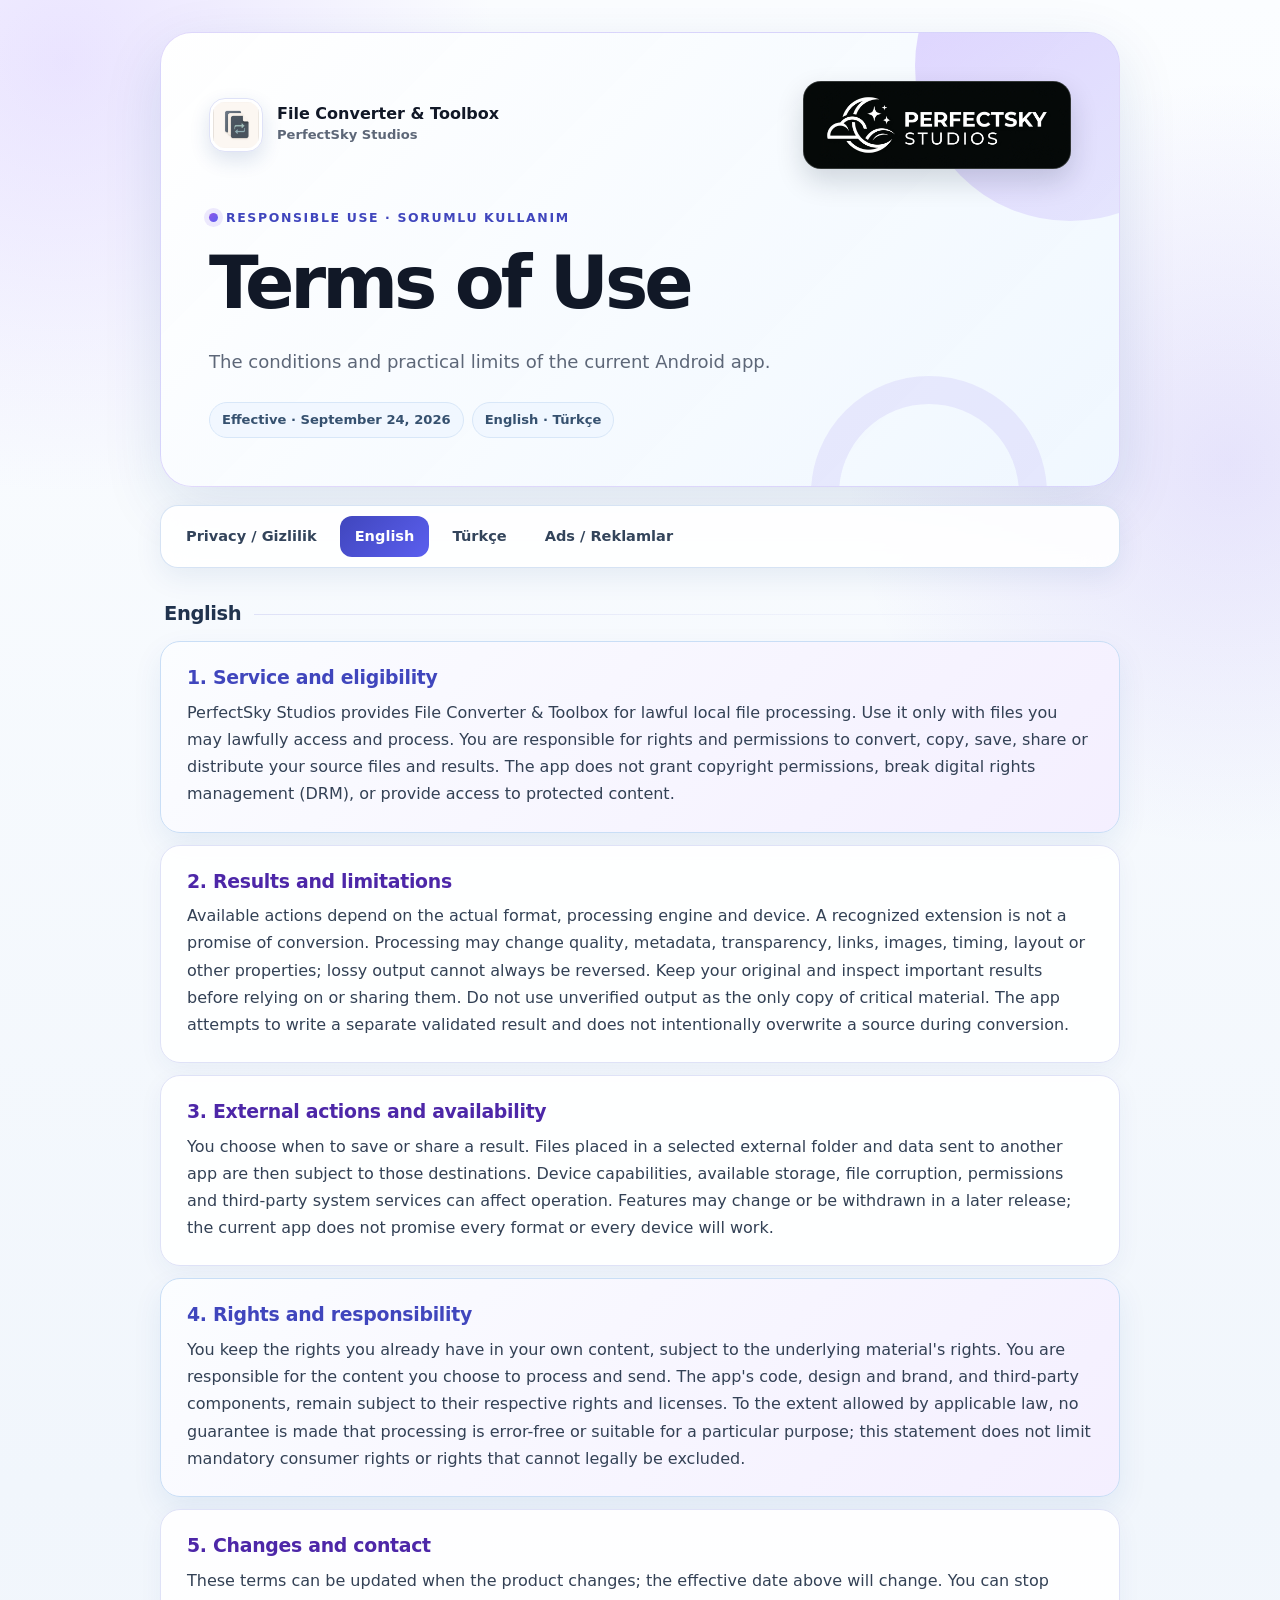
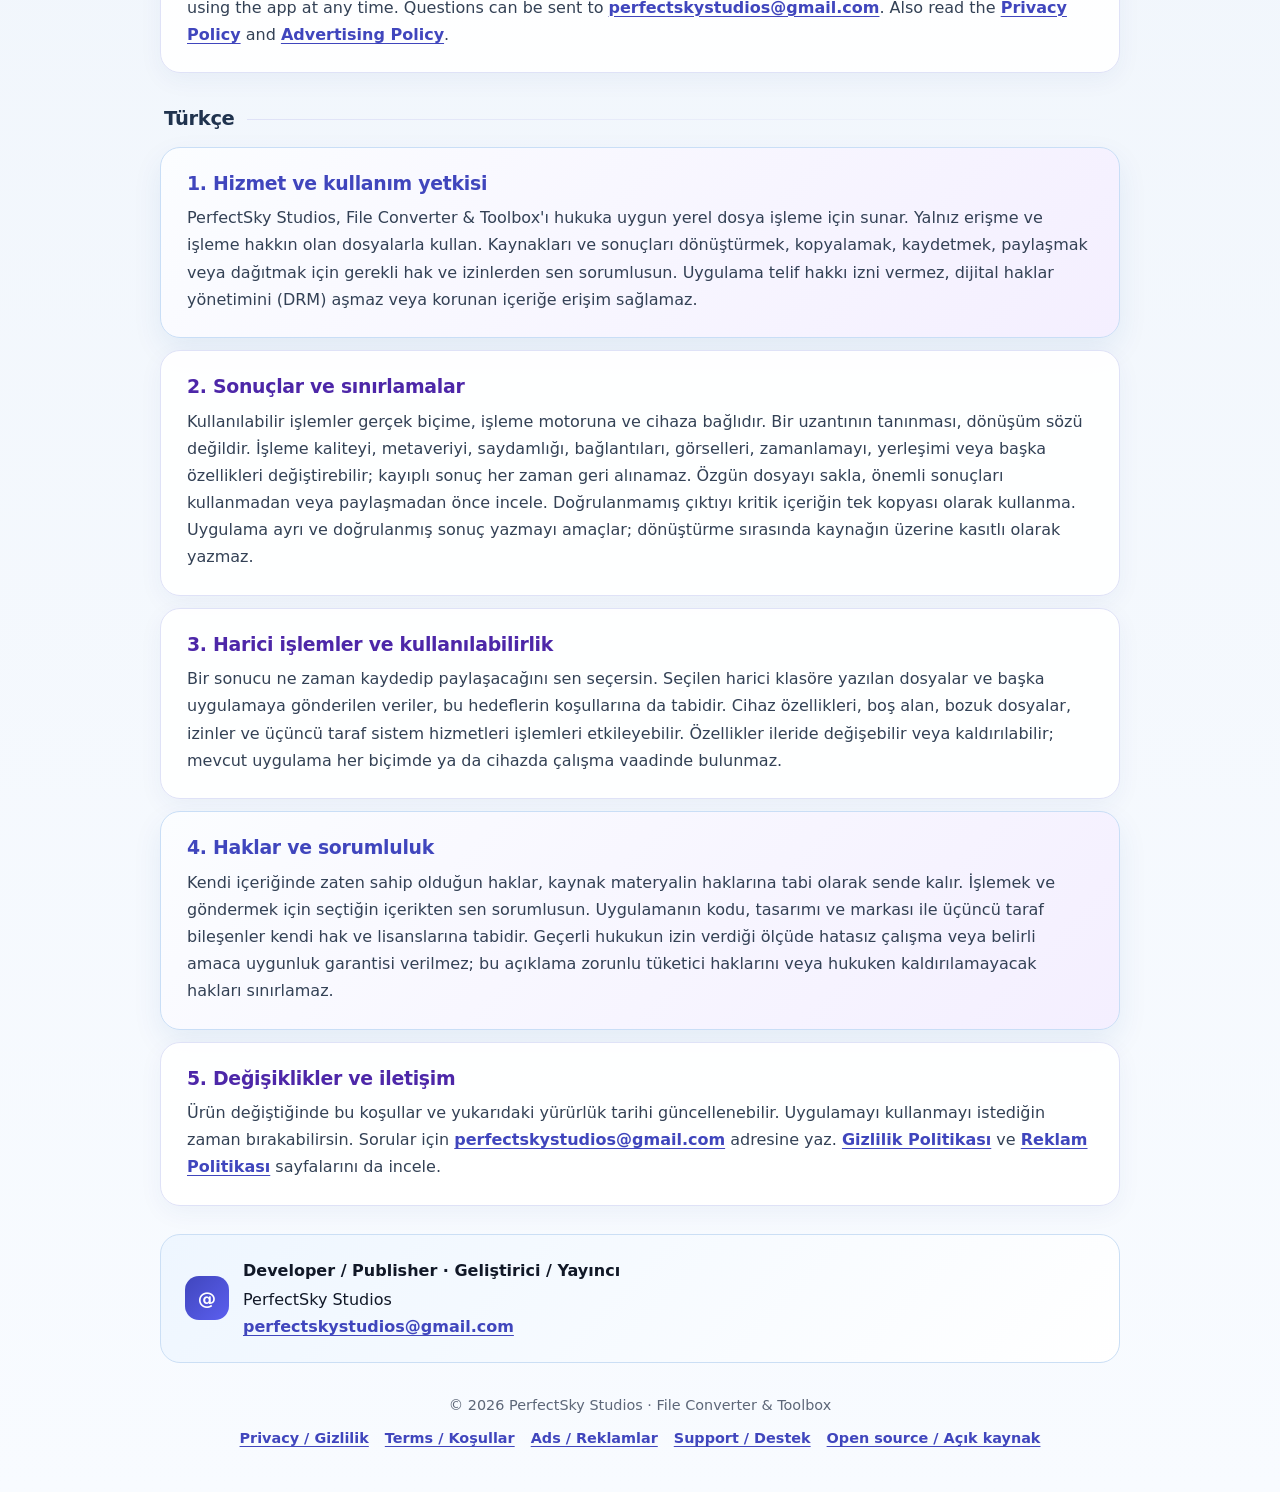
<file: terms-of-service.html>
<!doctype html>
<html lang="en">
<head>
  <meta charset="utf-8">
  <meta name="viewport" content="width=device-width, initial-scale=1">
  <meta name="theme-color" content="#5b5fef">
  <meta name="description" content="Terms of Use for File Converter &amp; Toolbox by PerfectSky Studios">
  <title>Terms of Use · File Converter &amp; Toolbox</title>
  <link rel="stylesheet" href="styles.css?v=20260925-mobile">
</head>
<body>
<main>
  <header class="hero">
    <div class="hero-brands">
      <div class="brand"><img src="app_logo.png" alt="File Converter &amp; Toolbox logo" width="1254" height="1254"><div><div class="brand-name">File Converter &amp; Toolbox</div><div class="brand-studio">PerfectSky Studios</div></div></div>
      <div class="studio-mark"><img src="studio_logo.jpg" alt="PerfectSky Studios" width="1024" height="1024" decoding="async"></div>
    </div>
    <p class="eyebrow">Responsible use · Sorumlu kullanım</p>
    <h1>Terms of Use</h1>
    <p class="lead">The conditions and practical limits of the current Android app.</p>
    <div class="meta-row"><span class="meta-pill">Effective · September 24, 2026</span><span class="meta-pill">English · Türkçe</span></div>
  </header>

  <nav class="page-nav" aria-label="Page navigation">
    <a href="index.html">Privacy / Gizlilik</a>
    <a class="primary-link" href="#english">English</a>
    <a href="#turkce">Türkçe</a>
    <a href="advertising-policy.html">Ads / Reklamlar</a>
  </nav>

  <div id="english" class="language-block" lang="en">
    <h2 class="language-title">English</h2>
    <section class="notice"><h2>1. Service and eligibility</h2><p>PerfectSky Studios provides File Converter &amp; Toolbox for lawful local file processing. Use it only with files you may lawfully access and process. You are responsible for rights and permissions to convert, copy, save, share or distribute your source files and results. The app does not grant copyright permissions, break digital rights management (DRM), or provide access to protected content.</p></section>
    <section><h2>2. Results and limitations</h2><p>Available actions depend on the actual format, processing engine and device. A recognized extension is not a promise of conversion. Processing may change quality, metadata, transparency, links, images, timing, layout or other properties; lossy output cannot always be reversed. Keep your original and inspect important results before relying on or sharing them. Do not use unverified output as the only copy of critical material. The app attempts to write a separate validated result and does not intentionally overwrite a source during conversion.</p></section>
    <section><h2>3. External actions and availability</h2><p>You choose when to save or share a result. Files placed in a selected external folder and data sent to another app are then subject to those destinations. Device capabilities, available storage, file corruption, permissions and third-party system services can affect operation. Features may change or be withdrawn in a later release; the current app does not promise every format or every device will work.</p></section>
    <section class="notice"><h2>4. Rights and responsibility</h2><p>You keep the rights you already have in your own content, subject to the underlying material's rights. You are responsible for the content you choose to process and send. The app's code, design and brand, and third-party components, remain subject to their respective rights and licenses. To the extent allowed by applicable law, no guarantee is made that processing is error-free or suitable for a particular purpose; this statement does not limit mandatory consumer rights or rights that cannot legally be excluded.</p></section>
    <section><h2>5. Changes and contact</h2><p>These terms can be updated when the product changes; the effective date above will change. You can stop using the app at any time. Questions can be sent to <a href="mailto:perfectskystudios@gmail.com">perfectskystudios@gmail.com</a>. Also read the <a href="./">Privacy Policy</a> and <a href="advertising-policy.html">Advertising Policy</a>.</p></section>
  </div>

  <div id="turkce" class="language-block" lang="tr">
    <h2 class="language-title">Türkçe</h2>
    <section class="notice"><h2>1. Hizmet ve kullanım yetkisi</h2><p>PerfectSky Studios, File Converter &amp; Toolbox'ı hukuka uygun yerel dosya işleme için sunar. Yalnız erişme ve işleme hakkın olan dosyalarla kullan. Kaynakları ve sonuçları dönüştürmek, kopyalamak, kaydetmek, paylaşmak veya dağıtmak için gerekli hak ve izinlerden sen sorumlusun. Uygulama telif hakkı izni vermez, dijital haklar yönetimini (DRM) aşmaz veya korunan içeriğe erişim sağlamaz.</p></section>
    <section><h2>2. Sonuçlar ve sınırlamalar</h2><p>Kullanılabilir işlemler gerçek biçime, işleme motoruna ve cihaza bağlıdır. Bir uzantının tanınması, dönüşüm sözü değildir. İşleme kaliteyi, metaveriyi, saydamlığı, bağlantıları, görselleri, zamanlamayı, yerleşimi veya başka özellikleri değiştirebilir; kayıplı sonuç her zaman geri alınamaz. Özgün dosyayı sakla, önemli sonuçları kullanmadan veya paylaşmadan önce incele. Doğrulanmamış çıktıyı kritik içeriğin tek kopyası olarak kullanma. Uygulama ayrı ve doğrulanmış sonuç yazmayı amaçlar; dönüştürme sırasında kaynağın üzerine kasıtlı olarak yazmaz.</p></section>
    <section><h2>3. Harici işlemler ve kullanılabilirlik</h2><p>Bir sonucu ne zaman kaydedip paylaşacağını sen seçersin. Seçilen harici klasöre yazılan dosyalar ve başka uygulamaya gönderilen veriler, bu hedeflerin koşullarına da tabidir. Cihaz özellikleri, boş alan, bozuk dosyalar, izinler ve üçüncü taraf sistem hizmetleri işlemleri etkileyebilir. Özellikler ileride değişebilir veya kaldırılabilir; mevcut uygulama her biçimde ya da cihazda çalışma vaadinde bulunmaz.</p></section>
    <section class="notice"><h2>4. Haklar ve sorumluluk</h2><p>Kendi içeriğinde zaten sahip olduğun haklar, kaynak materyalin haklarına tabi olarak sende kalır. İşlemek ve göndermek için seçtiğin içerikten sen sorumlusun. Uygulamanın kodu, tasarımı ve markası ile üçüncü taraf bileşenler kendi hak ve lisanslarına tabidir. Geçerli hukukun izin verdiği ölçüde hatasız çalışma veya belirli amaca uygunluk garantisi verilmez; bu açıklama zorunlu tüketici haklarını veya hukuken kaldırılamayacak hakları sınırlamaz.</p></section>
    <section><h2>5. Değişiklikler ve iletişim</h2><p>Ürün değiştiğinde bu koşullar ve yukarıdaki yürürlük tarihi güncellenebilir. Uygulamayı kullanmayı istediğin zaman bırakabilirsin. Sorular için <a href="mailto:perfectskystudios@gmail.com">perfectskystudios@gmail.com</a> adresine yaz. <a href="./">Gizlilik Politikası</a> ve <a href="advertising-policy.html">Reklam Politikası</a> sayfalarını da incele.</p></section>
  </div>

  <aside class="contact-card"><div class="contact-icon" aria-hidden="true">@</div><div><strong>Developer / Publisher · Geliştirici / Yayıncı</strong>PerfectSky Studios<br><a href="mailto:perfectskystudios@gmail.com">perfectskystudios@gmail.com</a></div></aside>
  <footer>© 2026 PerfectSky Studios · File Converter &amp; Toolbox<div class="footer-links"><a href="index.html">Privacy / Gizlilik</a><a href="terms-of-service.html">Terms / Koşullar</a><a href="advertising-policy.html">Ads / Reklamlar</a><a href="support.html">Support / Destek</a><a href="open-source.html">Open source / Açık kaynak</a></div></footer>
</main>
</body>
</html>
</file>
<file: styles.css>
:root {
  color-scheme: light;
  --ink: #111827;
  --muted: #5d6778;
  --line: #dfe2f7;
  --blue: #5b5fef;
  --blue-dark: #4046bd;
  --blue-deep: #292d88;
  --sky: #8e54e9;
  --surface: rgba(255, 255, 255, 0.95);
  --shadow: 0 20px 60px rgba(18, 67, 133, 0.12);
  --shadow-soft: 0 10px 28px rgba(18, 67, 133, 0.08);
}

* { box-sizing: border-box; }
html { scroll-behavior: smooth; }
body {
  margin: 0;
  min-height: 100vh;
  background:
    radial-gradient(circle at 5% 2%, rgba(174, 139, 255, 0.22), transparent 27rem),
    radial-gradient(circle at 96% 15%, rgba(121, 84, 237, 0.14), transparent 24rem),
    linear-gradient(180deg, #fbfdff 0%, #f1f6fc 48%, #f8fbff 100%);
  color: var(--ink);
  font: 16px/1.7 Inter, ui-sans-serif, system-ui, -apple-system, BlinkMacSystemFont, "Segoe UI", sans-serif;
}

a { color: var(--blue-dark); font-weight: 700; text-underline-offset: 3px; text-decoration-thickness: 1px; }
a:hover { color: var(--blue-deep); }
main { width: min(960px, calc(100% - 32px)); margin: 32px auto 24px; }

.hero {
  position: relative;
  overflow: hidden;
  min-height: 360px;
  padding: 48px;
  border: 1px solid rgba(121, 84, 237, 0.22);
  border-radius: 32px;
  background: linear-gradient(135deg, rgba(255, 255, 255, 0.99), rgba(239, 247, 255, 0.96));
  box-shadow: var(--shadow);
}
.hero::before, .hero::after { content: ""; position: absolute; border-radius: 999px; pointer-events: none; }
.hero::before { width: 310px; height: 310px; right: -106px; top: -122px; background: linear-gradient(145deg, rgba(174, 139, 255, 0.38), rgba(121, 84, 237, 0.10)); }
.hero::after { width: 180px; height: 180px; right: 72px; bottom: -126px; border: 28px solid rgba(121, 84, 237, 0.10); }

.hero-brands { position: relative; z-index: 1; display: flex; flex-wrap: wrap; align-items: center; justify-content: space-between; gap: 24px; margin-bottom: 34px; }
.brand { display: flex; min-width: 0; align-items: center; gap: 14px; }
.brand img { width: 54px; height: 54px; object-fit: contain; padding: 3px; border: 1px solid var(--line); border-radius: 16px; background: #fff; box-shadow: 0 8px 20px rgba(18, 67, 133, 0.14); }
.brand-name { overflow-wrap: anywhere; font-size: 1rem; font-weight: 800; line-height: 1.25; }
.brand-studio { color: var(--muted); font-size: 0.82rem; font-weight: 650; }
.studio-mark { flex: 0 1 268px; width: 268px; max-width: 100%; height: 88px; overflow: hidden; border: 1px solid rgba(255, 255, 255, 0.18); border-radius: 18px; background: #040907; box-shadow: 0 12px 28px rgba(8, 25, 43, 0.16); }
.studio-mark img { display: block; width: 100%; height: 100%; object-fit: cover; object-position: center; }

.eyebrow { position: relative; z-index: 1; display: inline-flex; align-items: center; gap: 8px; margin: 0 0 10px; color: var(--blue-dark); font-size: 0.78rem; font-weight: 850; letter-spacing: 0.13em; text-transform: uppercase; }
.eyebrow::before { content: ""; width: 9px; height: 9px; border-radius: 50%; background: linear-gradient(135deg, var(--sky), var(--blue)); box-shadow: 0 0 0 5px rgba(121, 84, 237, 0.12); }
h1, h2 { line-height: 1.25; }
h1 { position: relative; z-index: 1; max-width: 760px; margin: 0; font-size: clamp(2.35rem, 7vw, 4.55rem); letter-spacing: -0.055em; }
.lead { position: relative; z-index: 1; max-width: 700px; margin: 18px 0 0; overflow-wrap: anywhere; color: var(--muted); font-size: clamp(1rem, 2vw, 1.13rem); }
.meta-row { position: relative; z-index: 1; display: flex; flex-wrap: wrap; gap: 8px; margin-top: 24px; }
.meta-pill { display: inline-flex; align-items: center; min-height: 34px; padding: 6px 12px; border: 1px solid #d8e7f8; border-radius: 999px; background: rgba(241, 247, 255, 0.94); color: #36516f; font-size: 0.82rem; font-weight: 700; }

.page-nav { position: sticky; z-index: 10; top: 12px; display: flex; flex-wrap: wrap; gap: 8px; margin: 18px 0 28px; padding: 10px; border: 1px solid rgba(211, 225, 243, 0.92); border-radius: 18px; background: rgba(255, 255, 255, 0.90); box-shadow: var(--shadow-soft); backdrop-filter: blur(16px); }
.page-nav a { display: inline-flex; align-items: center; min-height: 40px; padding: 8px 15px; border-radius: 12px; color: #33445b; text-decoration: none; font-size: 0.91rem; }
.page-nav a:hover, .page-nav a:focus-visible { background: #efe8ff; color: var(--blue-deep); outline: none; }
.page-nav .primary-link { background: linear-gradient(135deg, var(--blue-dark), var(--blue)); color: #fff; }
.page-nav .primary-link:hover { color: #fff; filter: brightness(0.97); }

.language-block { scroll-margin-top: 92px; }
.language-title { display: flex; align-items: center; gap: 13px; margin: 34px 4px 15px; color: #20334e; font-size: 1.22rem; letter-spacing: -0.02em; }
.language-title::after { content: ""; flex: 1; height: 1px; background: linear-gradient(90deg, var(--line), transparent); }

section { margin-bottom: 12px; padding: 24px 26px; overflow-wrap: anywhere; border: 1px solid var(--line); border-radius: 20px; background: var(--surface); box-shadow: 0 7px 24px rgba(18, 67, 133, 0.05); }
section h2 { margin: 0 0 9px; color: #4d27a8; font-size: 1.18rem; letter-spacing: -0.015em; }
section p, section li { color: #334155; }
section p { margin: 0; }
section p + p, section ul { margin-top: 10px; }
section ul { margin-bottom: 0; padding-left: 22px; }
section.notice { border-color: #c9def6; background: linear-gradient(135deg, #fbfdff, #f4efff); box-shadow: 0 12px 30px rgba(18, 77, 151, 0.08); }
section.notice h2 { color: var(--blue-dark); }

.contact-card { display: grid; grid-template-columns: 44px 1fr; gap: 14px; align-items: center; margin-top: 28px; padding: 22px 24px; border: 1px solid #cbdff5; border-radius: 20px; background: linear-gradient(135deg, #eef6ff, #ffffff); }
.contact-icon { display: grid; width: 44px; height: 44px; place-items: center; border-radius: 14px; background: linear-gradient(135deg, var(--blue-dark), var(--blue)); color: white; font-size: 1.15rem; font-weight: 900; }
.contact-card strong { display: block; margin-bottom: 2px; }
.contact-card > div { min-width: 0; overflow-wrap: anywhere; }
footer { padding: 30px 16px 18px; color: var(--muted); text-align: center; font-size: 0.9rem; }
.footer-links { display: flex; flex-wrap: wrap; justify-content: center; gap: 8px 16px; margin-top: 8px; }

@media (max-width: 640px) {
  main { width: min(100% - 20px, 960px); margin-top: 10px; }
  .hero { min-height: 0; padding: 26px 22px 30px; border-radius: 24px; }
  .hero::before { width: 210px; height: 210px; right: -110px; top: -100px; }
  .hero-brands { flex-direction: column; align-items: flex-start; gap: 20px; margin-bottom: 28px; }
  .hero-brands .brand { flex: none; width: 100%; }
  .studio-mark { flex: none; width: 246px; height: 82px; border-radius: 16px; }
  .brand img { width: 48px; height: 48px; border-radius: 14px; }
  h1 { font-size: clamp(2.15rem, 12vw, 3.2rem); }
  .lead { margin-top: 14px; }
  .page-nav { position: static; margin: 12px 0 24px; border-radius: 16px; }
  .page-nav a { flex: 1 1 42%; justify-content: center; padding-inline: 10px; font-size: 0.84rem; text-align: center; }
  .language-block { scroll-margin-top: 16px; }
  .language-title { margin-top: 28px; }
  section { padding: 20px 19px; border-radius: 17px; }
  section h2 { font-size: 1.08rem; }
  .contact-card { grid-template-columns: 38px 1fr; padding: 18px; }
  .contact-icon { width: 38px; height: 38px; border-radius: 12px; }
}

@media (prefers-reduced-motion: reduce) { html { scroll-behavior: auto; } }
</file>
